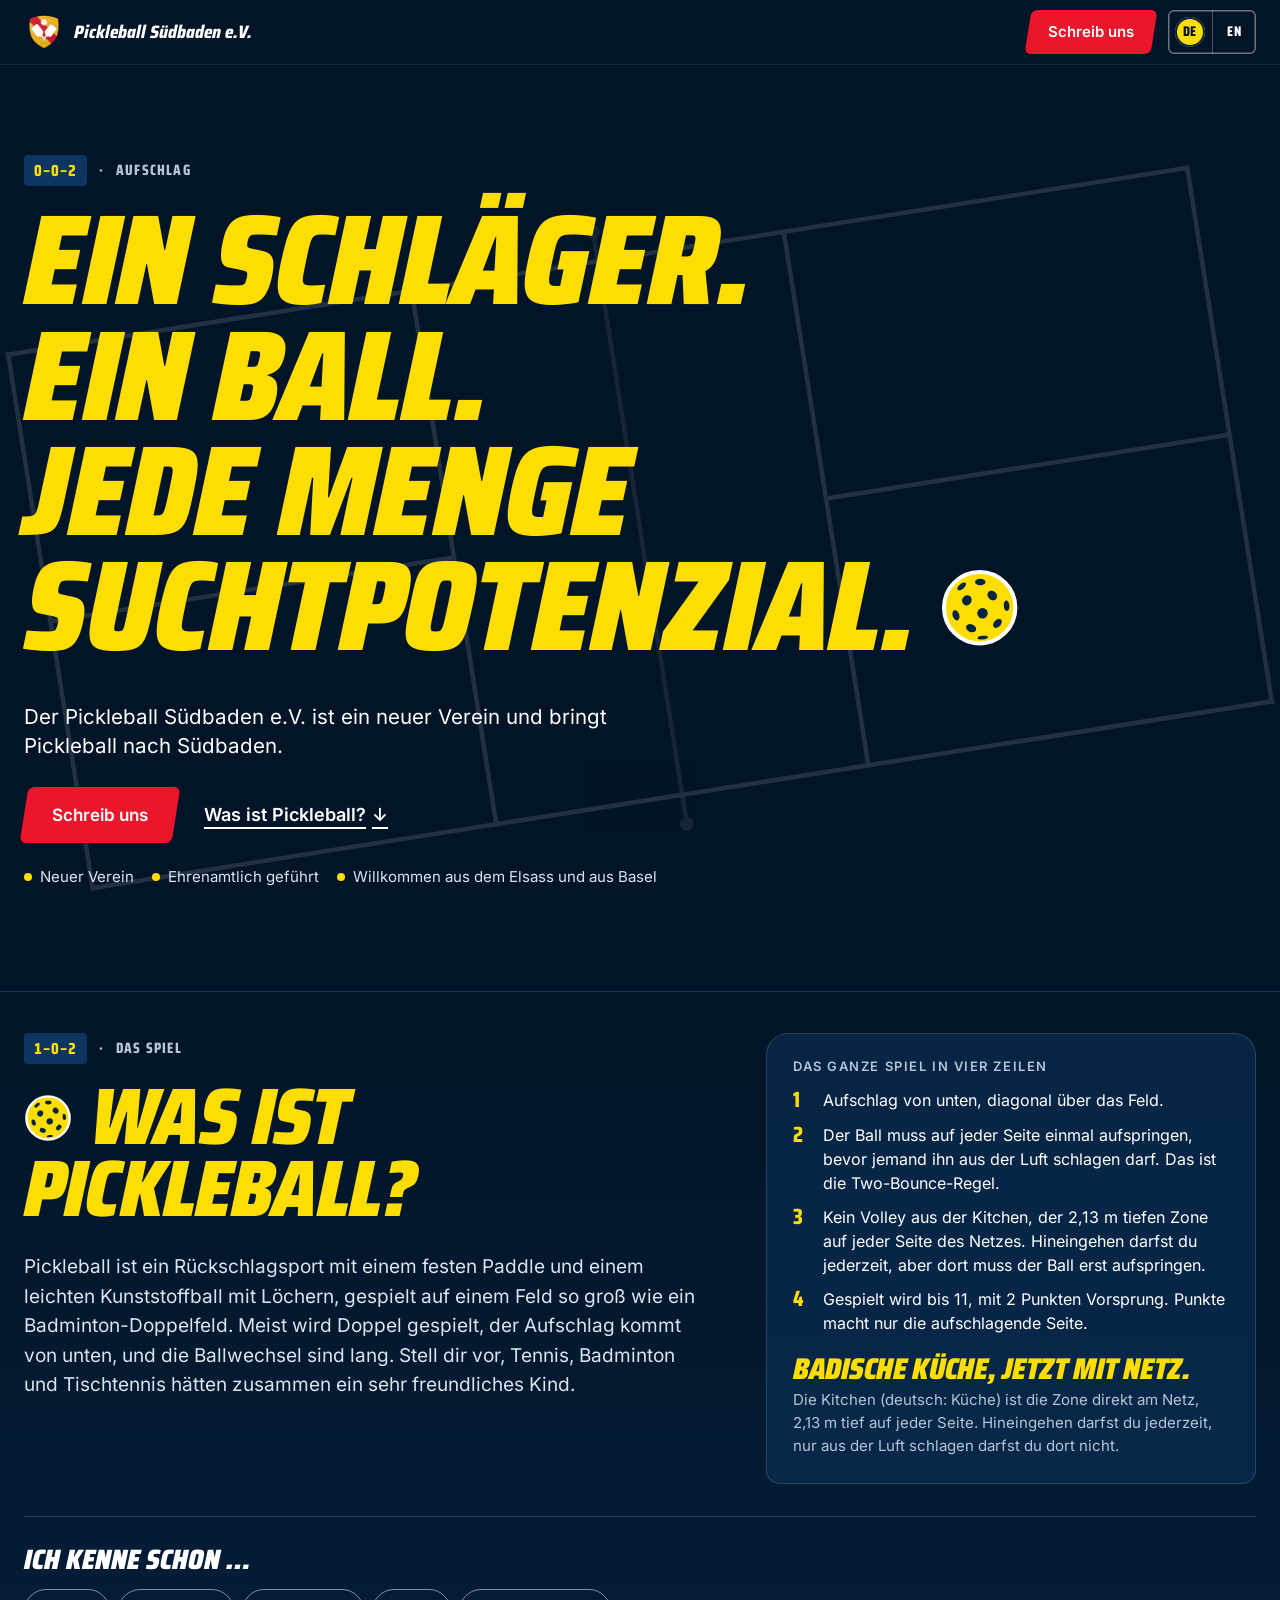
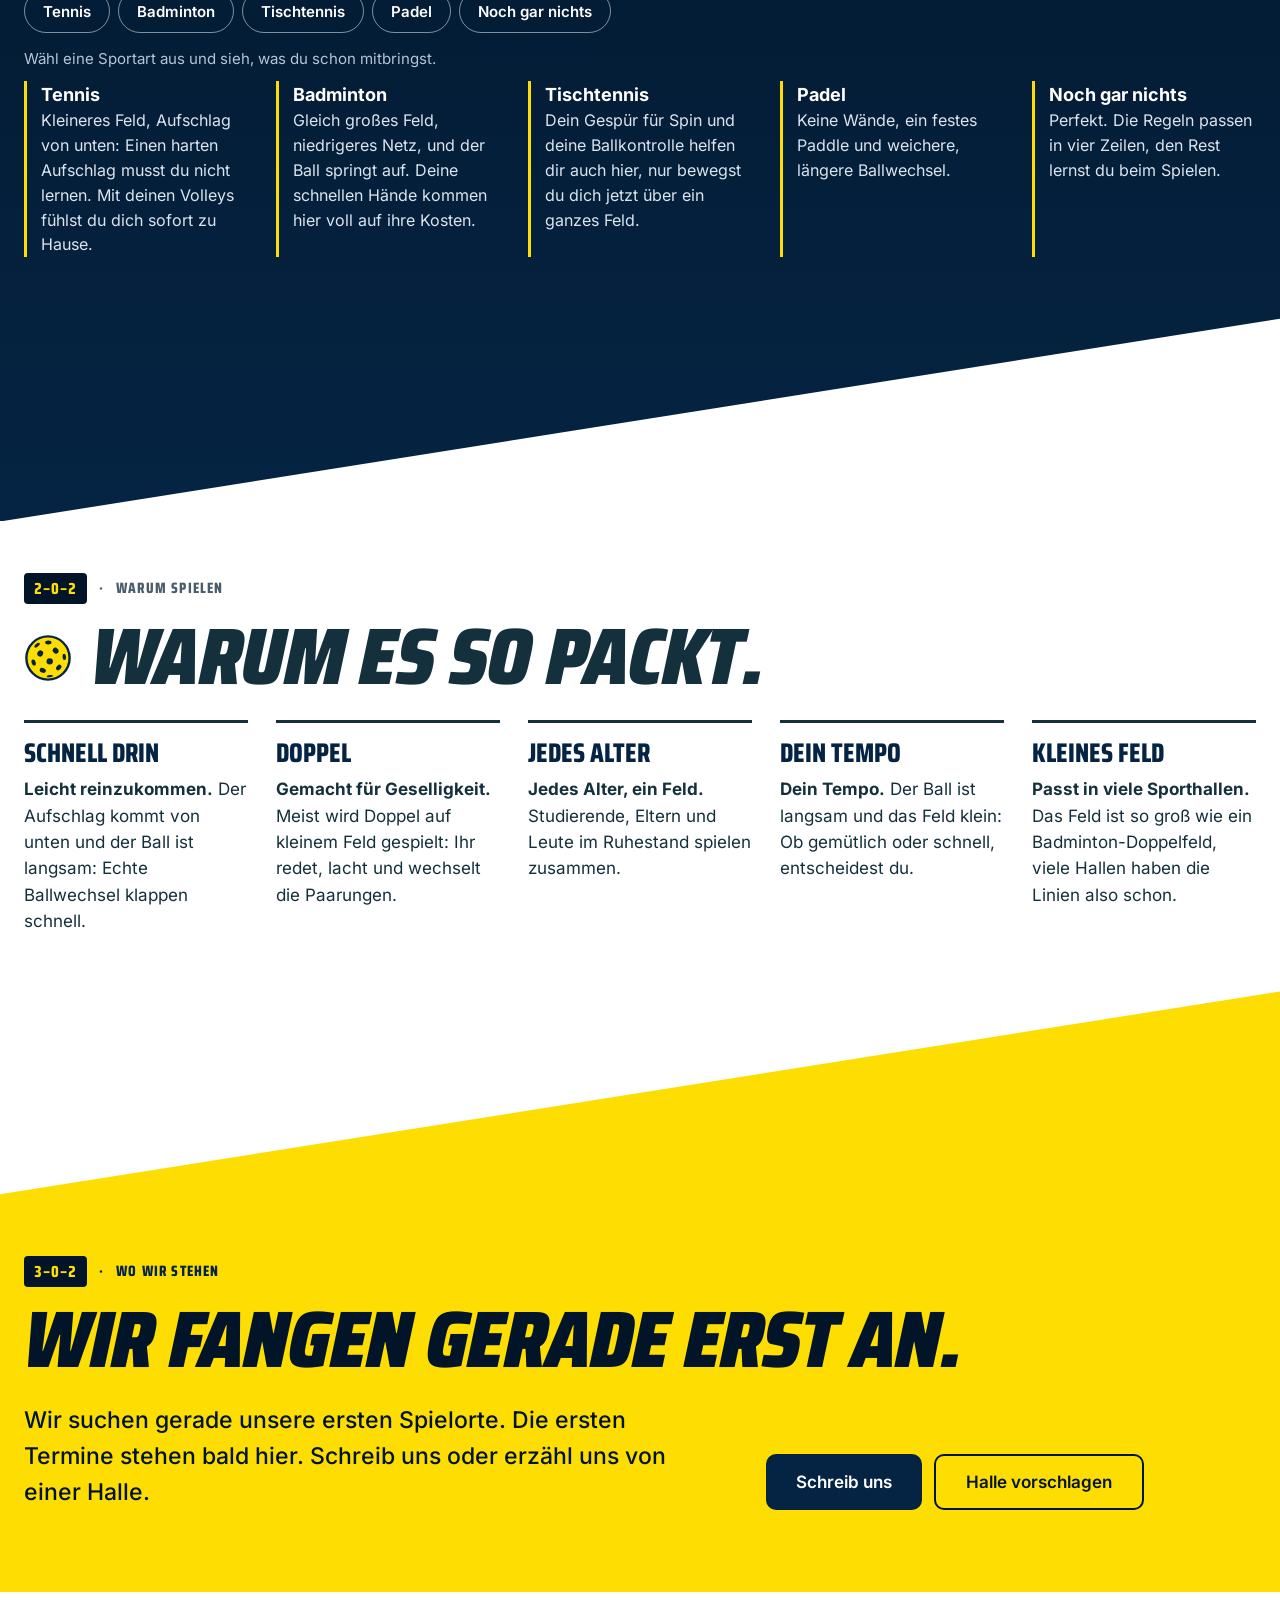
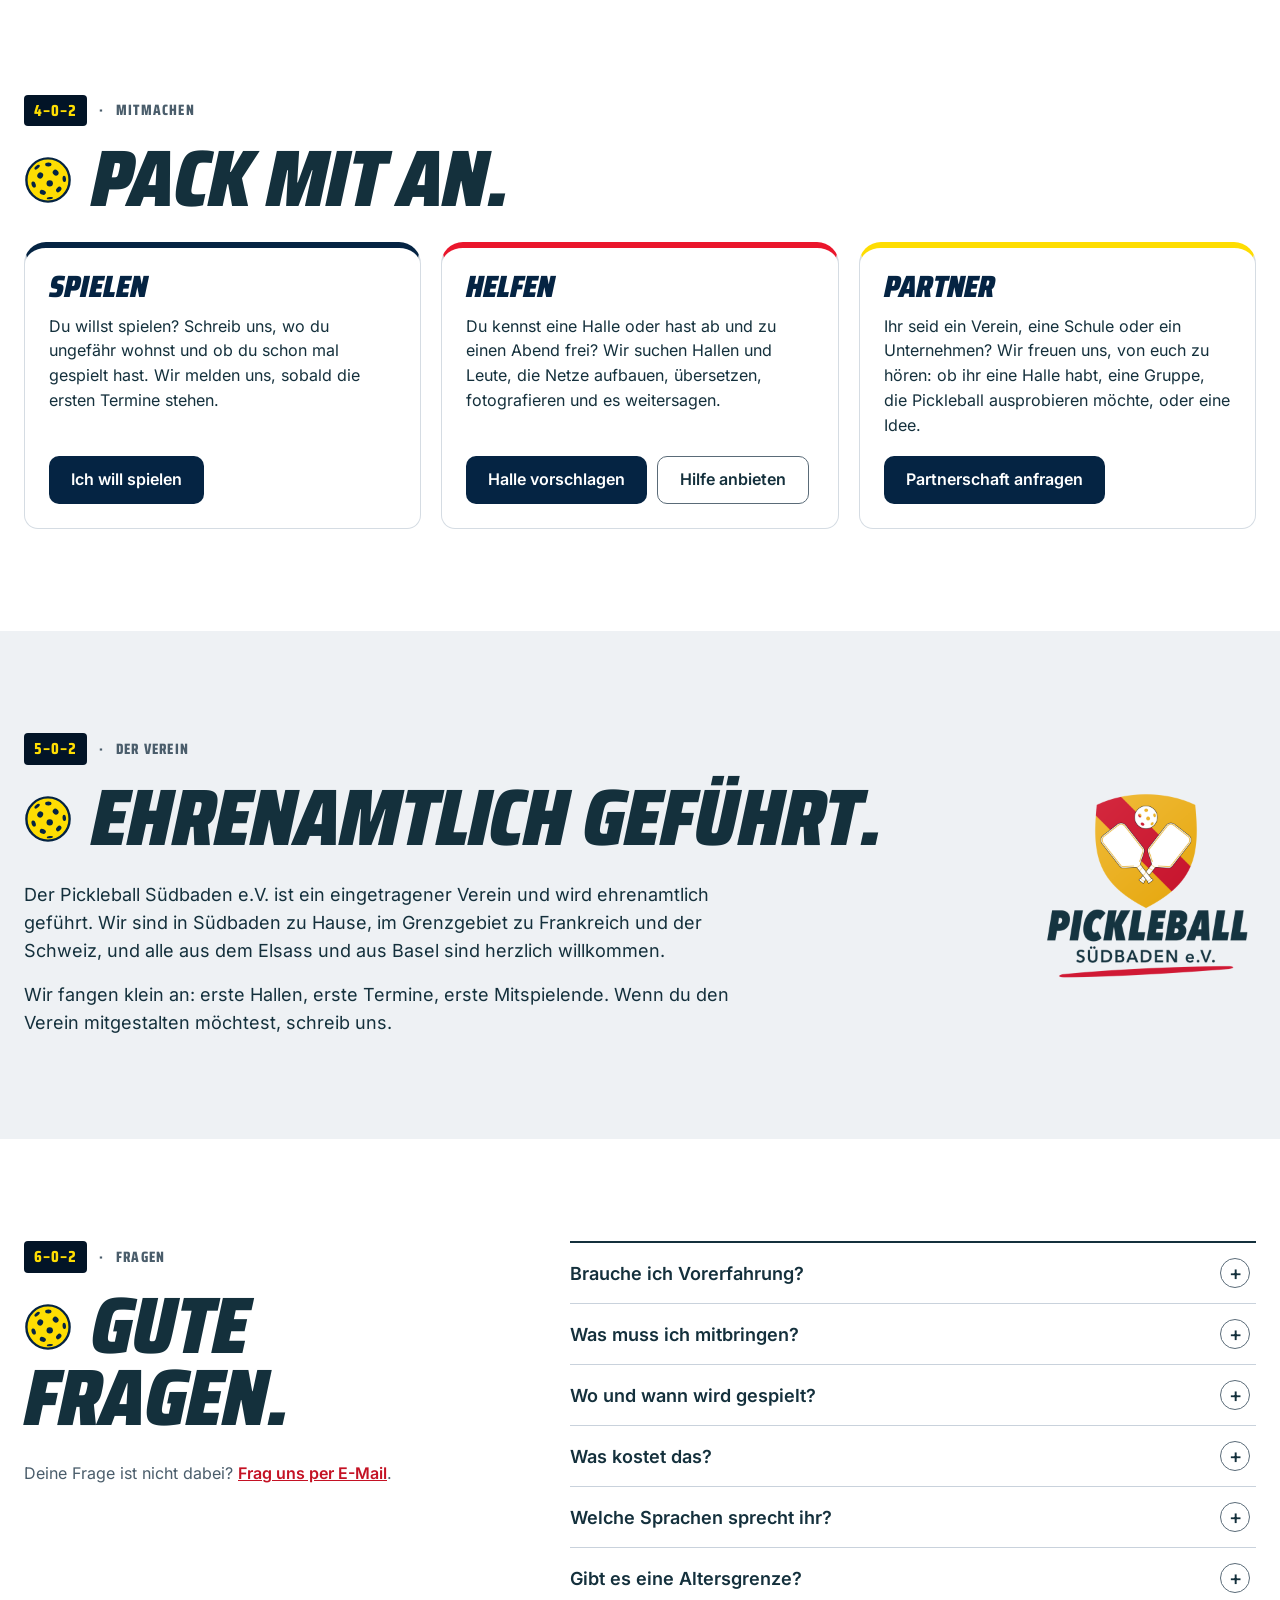
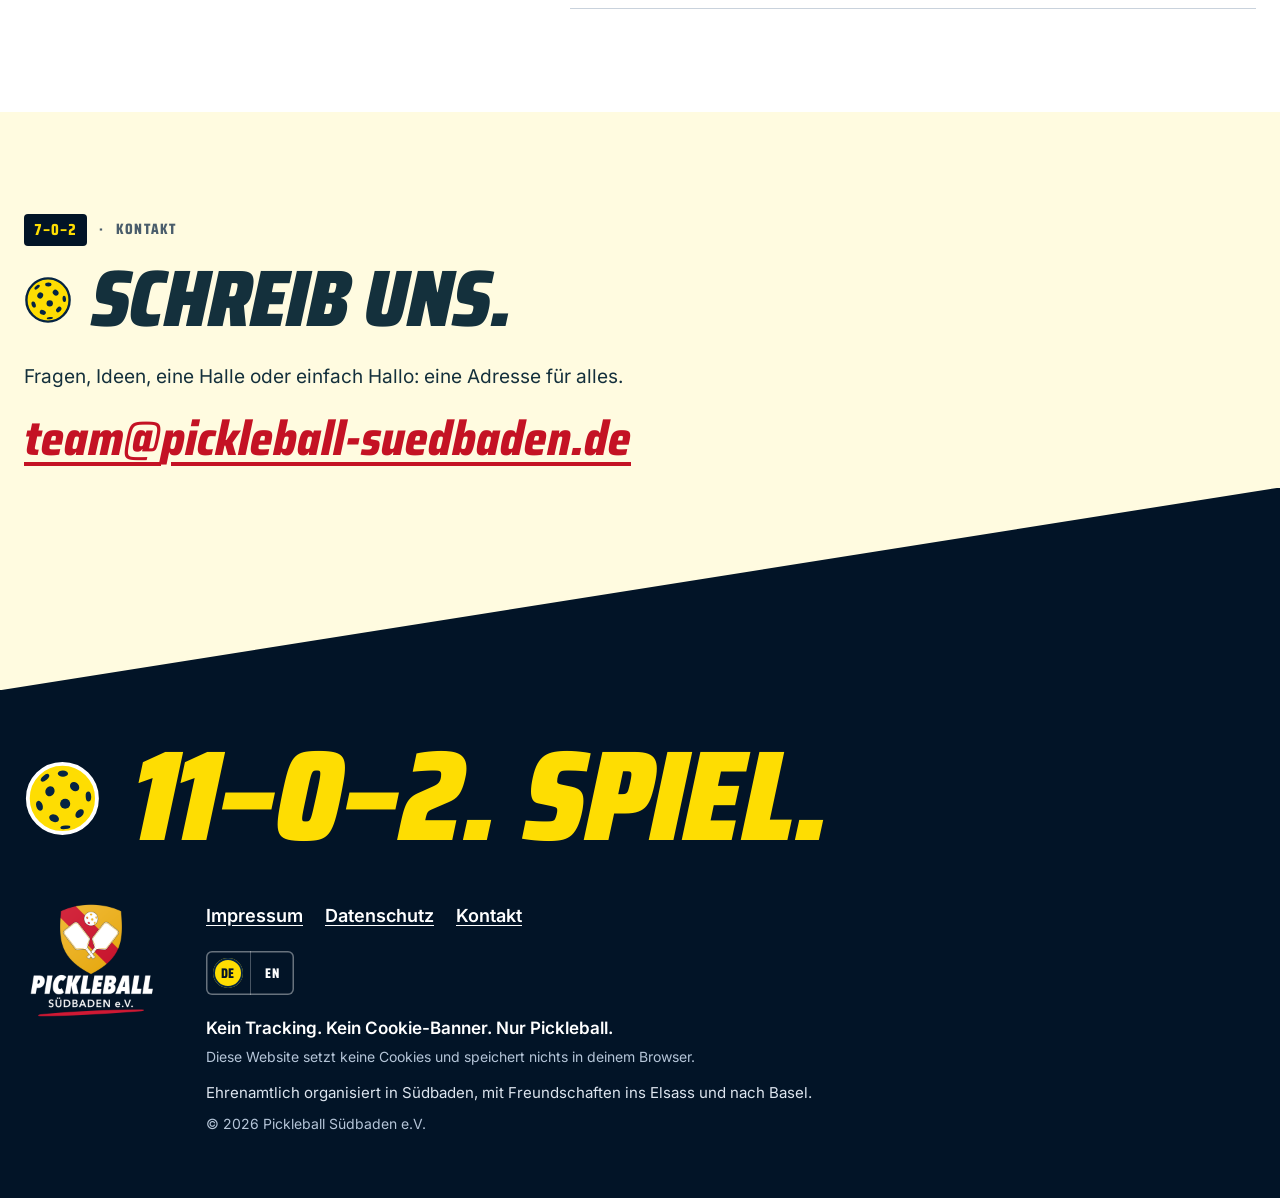
<file: index.html>
<!doctype html>
<html lang="de">
<head>
<meta charset="utf-8">
<meta name="viewport" content="width=device-width, initial-scale=1, viewport-fit=cover">
<title>Pickleball Südbaden e.V. · Ein Schläger. Ein Ball. Jede Menge Suchtpotenzial.</title>
<meta name="description" content="Der Pickleball Südbaden e.V. ist ein neuer, ehrenamtlich geführter Verein, der Pickleball nach Südbaden bringt, ins Grenzgebiet zu Frankreich und der Schweiz. Erfahre, was Pickleball ist, und schreib uns.">
<link rel="alternate" hreflang="de" href="https://pickleball-suedbaden.de/">
<link rel="alternate" hreflang="en" href="https://pickleball-suedbaden.de/en/">
<link rel="alternate" hreflang="x-default" href="https://pickleball-suedbaden.de/">
<meta property="og:type" content="website">
<meta property="og:site_name" content="Pickleball Südbaden e.V.">
<meta property="og:locale" content="de_DE">
<meta property="og:locale:alternate" content="en_GB">
<meta property="og:title" content="Pickleball Südbaden e.V. · Ein Schläger. Ein Ball. Jede Menge Suchtpotenzial.">
<meta property="og:description" content="Ein neuer, ehrenamtlich geführter Pickleball-Verein in Südbaden. Erfahre, was Pickleball ist, und schreib uns.">
<meta property="og:url" content="https://pickleball-suedbaden.de/">
<meta property="og:image" content="https://pickleball-suedbaden.de/assets/img/share-de.png">
<meta property="og:image:width" content="1200">
<meta property="og:image:height" content="630">
<meta property="og:image:alt" content="Logo des Pickleball Südbaden e.V. mit dem Satz: Ein Schläger. Ein Ball. Jede Menge Suchtpotenzial.">
<meta name="twitter:card" content="summary_large_image">
<meta name="theme-color" content="#021427">
<link rel="icon" href="assets/img/favicon.svg" type="image/svg+xml">
<link rel="icon" href="assets/img/favicon-32.png" sizes="32x32" type="image/png">
<link rel="apple-touch-icon" href="assets/img/apple-touch-icon.png">
<link rel="preload" href="assets/fonts/saira/saira-latin-standard-italic.woff2" as="font" type="font/woff2" crossorigin>
<link rel="stylesheet" href="assets/site.css">
<script>document.documentElement.classList.add('js');</script>
<script src="assets/site.js" defer></script>
</head>
<body>

<svg class="sprite" width="0" height="0" aria-hidden="true" focusable="false">
  <defs>
    <!-- ball.svg (outline = currentColor; holes stay navy) -->
    <symbol id="i-ball" viewBox="0 0 100 100">
      <circle cx="50" cy="50" r="45" fill="#FEDD02" stroke="currentColor" stroke-width="5"/>
      <g fill="#052443">
        <ellipse cx="50.7" cy="17.7" rx="4" ry="6.6" transform="rotate(-89 50.7 17.7)"/>
        <ellipse cx="27.3" cy="23.2" rx="3.3" ry="6.6" transform="rotate(-130 27.3 23.2)"/>
        <ellipse cx="65.9" cy="34.7" rx="5.5" ry="6.6" transform="rotate(-44 65.9 34.7)"/>
        <ellipse cx="33.8" cy="40.7" rx="5.9" ry="6.6" transform="rotate(-150 33.8 40.7)"/>
        <ellipse cx="83.9" cy="47.6" rx="3.6" ry="6.6" transform="rotate(-4 83.9 47.6)"/>
        <circle cx="53.6" cy="57" r="6.6"/>
        <ellipse cx="20.1" cy="59.6" rx="4.2" ry="6.6" transform="rotate(162 20.1 59.6)"/>
        <ellipse cx="72.4" cy="69.8" rx="4.4" ry="6.6" transform="rotate(42 72.4 69.8)"/>
        <ellipse cx="39.2" cy="75.8" rx="4.8" ry="6.6" transform="rotate(113 39.2 75.8)"/>
        <ellipse cx="53.9" cy="87.7" rx="2.3" ry="6.6" transform="rotate(84 53.9 87.7)"/>
      </g>
    </symbol>
    <!-- court-lines.svg: regulation court from above, lines in currentColor -->
    <symbol id="i-court" viewBox="-18 -18 564 276">
      <g fill="currentColor">
        <rect x="0" y="0" width="528" height="2"/><rect x="0" y="238" width="528" height="2"/>
        <rect x="0" y="0" width="2" height="240"/><rect x="526" y="0" width="2" height="240"/>
        <rect x="180" y="0" width="2" height="240"/><rect x="346" y="0" width="2" height="240"/>
        <rect x="2" y="119" width="178" height="2"/><rect x="348" y="119" width="178" height="2"/>
      </g>
      <g fill="currentColor" opacity=".6"><rect x="263" y="-12" width="2" height="264"/><circle cx="264" cy="-12" r="3"/><circle cx="264" cy="252" r="3"/></g>
    </symbol>
  </defs>
</svg>

<a class="skip" href="#main">Zum Inhalt springen</a>

<header class="site-header">
  <div class="hdr">
    <a class="brand" href="./">
      <img src="assets/img/logo-mark-on-dark.png" alt="" width="40" height="40">
      <span class="brand-name">Pickleball Südbaden e.V.</span>
    </a>
    <a class="btn btn-red hdr-mail" href="mailto:team@pickleball-suedbaden.de?subject=Hallo%2C%20Pickleball%20S%C3%BCdbaden">Schreib uns</a>
    <nav class="lang" aria-label="Sprache">
      <span class="lang-ball" aria-hidden="true"></span>
      <a href="./" lang="de" hreflang="de" aria-label="Deutsch" aria-current="page">DE</a>
      <a href="en/" lang="en" hreflang="en" aria-label="English">EN</a>
    </nav>
  </div>
</header>

<main id="main" tabindex="-1">

<!-- 1. HERO · 0–0–2 -->
<section class="hero zone-dark" id="top" aria-labelledby="heroTitle">
  <svg class="hero-court" aria-hidden="true" focusable="false"><use href="#i-court"/></svg>
  <div class="wrap hero-wrap">
    <p class="call"><span class="call-score">0–0–2</span><span class="call-label">Aufschlag</span></p>
    <h1 class="loud hero-title" id="heroTitle"><span>Ein Schläger.</span><span>Ein Ball.</span> <span>Jede Menge <span class="nw">Suchtpotenzial.<span class="hero-ball" aria-hidden="true"><svg><use href="#i-ball"/></svg></span></span></span></h1>
    <p class="hero-sub">Der Pickleball Südbaden e.V. ist ein neuer Verein und bringt Pickleball nach Südbaden.</p>
    <div class="hero-ctas">
      <a class="btn btn-red btn-lg" href="mailto:team@pickleball-suedbaden.de?subject=Hallo%2C%20Pickleball%20S%C3%BCdbaden">Schreib uns</a>
      <a class="link-under" href="#game">Was ist Pickleball? <span aria-hidden="true">↓</span></a>
    </div>
    <ul class="reassure" aria-label="Kurz gesagt">
      <li>Neuer Verein</li><li>Ehrenamtlich geführt</li><li>Willkommen aus dem Elsass und aus Basel</li>
    </ul>
  </div>
</section>

<!-- 2. DAS SPIEL · 1–0–2 -->
<section class="game zone-dark cut-bottom" id="game" aria-labelledby="gameTitle">
  <div class="wrap game-grid">
    <div class="game-head">
      <p class="call"><span class="call-score">1–0–2</span><span class="call-label">Das Spiel</span></p>
      <h2 class="loud h2" id="gameTitle"><span class="ball-slot" aria-hidden="true"><svg><use href="#i-ball"/></svg></span>Was ist Pickleball?</h2>
      <p class="lead what-is">Pickleball ist ein Rückschlagsport mit einem festen Paddle und einem leichten Kunststoffball mit Löchern, gespielt auf einem Feld so groß wie ein Badminton-Doppelfeld. Meist wird Doppel gespielt, der Aufschlag kommt von unten, und die Ballwechsel sind lang. Stell dir vor, Tennis, Badminton und Tischtennis hätten zusammen ein sehr freundliches Kind.</p>
    </div>

    <aside class="rules-card" aria-labelledby="rulesTitle">
      <h3 class="rules-title" id="rulesTitle">Das ganze Spiel in vier Zeilen</h3>
      <ol class="rules">
        <li>Aufschlag von unten, diagonal über das Feld.</li>
        <li>Der Ball muss auf jeder Seite einmal aufspringen, bevor jemand ihn aus der Luft schlagen darf. Das ist die Two-Bounce-Regel.</li>
        <li>Kein Volley aus der Kitchen, der 2,13&nbsp;m tiefen Zone auf jeder Seite des Netzes. Hineingehen darfst du jederzeit, aber dort muss der Ball erst aufspringen.</li>
        <li>Gespielt wird bis 11, mit 2 Punkten Vorsprung. Punkte macht nur die aufschlagende Seite.</li>
      </ol>
      <p class="kueche loud"><span>Badische Küche,</span> <span>jetzt mit Netz.</span></p>
      <p class="kueche-plain">Die Kitchen (deutsch: Küche) ist die Zone direkt am Netz, 2,13&nbsp;m tief auf jeder Seite. Hineingehen darfst du jederzeit, nur aus der Luft schlagen darfst du dort nicht.</p>
    </aside>

    <div class="played">
      <h3 class="played-title" id="playedTitle">Ich kenne schon …</h3>
      <div class="played-chips js-only" role="group" aria-labelledby="playedTitle">
        <button type="button" class="chip-dark" aria-pressed="false" aria-controls="playedList" data-played="tennis">Tennis</button>
        <button type="button" class="chip-dark" aria-pressed="false" aria-controls="playedList" data-played="badminton">Badminton</button>
        <button type="button" class="chip-dark" aria-pressed="false" aria-controls="playedList" data-played="tt">Tischtennis</button>
        <button type="button" class="chip-dark" aria-pressed="false" aria-controls="playedList" data-played="padel">Padel</button>
        <button type="button" class="chip-dark" aria-pressed="false" aria-controls="playedList" data-played="none">Noch gar nichts</button>
      </div>
      <p class="played-hint js-only" id="playedHint" data-reset="Noch mal tippen, dann siehst du wieder alle.">Wähl eine Sportart aus und sieh, was du schon mitbringst.</p>
      <dl class="played-list" id="playedList" aria-live="polite">
        <div data-played-a="tennis"><dt>Tennis</dt><dd>Kleineres Feld, Aufschlag von unten: Einen harten Aufschlag musst du nicht lernen. Mit deinen Volleys fühlst du dich sofort zu Hause.</dd></div>
        <div data-played-a="badminton"><dt>Badminton</dt><dd>Gleich großes Feld, niedrigeres Netz, und der Ball springt auf. Deine schnellen Hände kommen hier voll auf ihre Kosten.</dd></div>
        <div data-played-a="tt"><dt>Tischtennis</dt><dd>Dein Gespür für Spin und deine Ballkontrolle helfen dir auch hier, nur bewegst du dich jetzt über ein ganzes Feld.</dd></div>
        <div data-played-a="padel"><dt>Padel</dt><dd>Keine Wände, ein festes Paddle und weichere, längere Ballwechsel.</dd></div>
        <div data-played-a="none"><dt>Noch gar nichts</dt><dd>Perfekt. Die Regeln passen in vier Zeilen, den Rest lernst du beim Spielen.</dd></div>
      </dl>
    </div>
  </div>
</section>

<!-- 3. WARUM ES PACKT · 2–0–2 -->
<section class="hooks" id="why" aria-labelledby="whyTitle">
  <div class="wrap">
    <p class="call"><span class="call-score">2–0–2</span><span class="call-label">Warum spielen</span></p>
    <h2 class="loud h2" id="whyTitle"><span class="ball-slot" aria-hidden="true"><svg><use href="#i-ball"/></svg></span>Warum es so packt.</h2>
    <ul class="hooks-list">
      <li><span class="hk-big">Schnell drin</span><p><b>Leicht reinzukommen.</b> Der Aufschlag kommt von unten und der Ball ist langsam: Echte Ballwechsel klappen schnell.</p></li>
      <li><span class="hk-big">Doppel</span><p><b>Gemacht für Geselligkeit.</b> Meist wird Doppel auf kleinem Feld gespielt: Ihr redet, lacht und wechselt die Paarungen.</p></li>
      <li><span class="hk-big">Jedes Alter</span><p><b>Jedes Alter, ein Feld.</b> Studierende, Eltern und Leute im Ruhestand spielen zusammen.</p></li>
      <li><span class="hk-big">Dein Tempo</span><p><b>Dein Tempo.</b> Der Ball ist langsam und das Feld klein: Ob gemütlich oder schnell, entscheidest du.</p></li>
      <li><span class="hk-big">Kleines Feld</span><p><b>Passt in viele Sporthallen.</b> Das Feld ist so groß wie ein Badminton-Doppelfeld, viele Hallen haben die Linien also schon.</p></li>
    </ul>
  </div>
</section>

<!-- 4. WIR FANGEN GERADE AN · 3–0–2 -->
<section class="start zone-yellow cut-top" id="start" aria-labelledby="startTitle">
  <div class="wrap">
    <p class="call"><span class="call-score">3–0–2</span><span class="call-label">Wo wir stehen</span></p>
    <h2 class="loud h2" id="startTitle">Wir fangen gerade erst an.</h2>
    <div class="start-grid">
      <p class="lead">Wir suchen gerade unsere ersten Spielorte. Die ersten Termine stehen bald hier. Schreib uns oder erzähl uns von einer Halle.</p>
      <div class="start-btns">
        <a class="btn btn-navy btn-lg" href="mailto:team@pickleball-suedbaden.de?subject=Hallo%2C%20Pickleball%20S%C3%BCdbaden">Schreib uns</a>
        <a class="btn btn-quiet btn-lg" href="mailto:team@pickleball-suedbaden.de?subject=Ich%20kenne%20eine%20Halle">Halle vorschlagen</a>
      </div>
    </div>
  </div>
</section>

<!-- 5. MITMACHEN · 4–0–2 -->
<section class="sec" id="involved" aria-labelledby="involvedTitle">
  <div class="wrap">
    <p class="call"><span class="call-score">4–0–2</span><span class="call-label">Mitmachen</span></p>
    <h2 class="loud h2" id="involvedTitle"><span class="ball-slot" aria-hidden="true"><svg><use href="#i-ball"/></svg></span>Pack mit an.</h2>
    <ul class="cards">
      <li class="card">
        <h3 class="card-t">Spielen</h3>
        <p>Du willst spielen? Schreib uns, wo du ungefähr wohnst und ob du schon mal gespielt hast. Wir melden uns, sobald die ersten Termine stehen.</p>
        <p class="card-btns"><a class="btn btn-navy" href="mailto:team@pickleball-suedbaden.de?subject=Ich%20m%C3%B6chte%20Pickleball%20spielen">Ich will spielen</a></p>
      </li>
      <li class="card">
        <h3 class="card-t">Helfen</h3>
        <p>Du kennst eine Halle oder hast ab und zu einen Abend frei? Wir suchen Hallen und Leute, die Netze aufbauen, übersetzen, fotografieren und es weitersagen.</p>
        <p class="card-btns">
          <a class="btn btn-navy" href="mailto:team@pickleball-suedbaden.de?subject=Ich%20kenne%20eine%20Halle">Halle vorschlagen</a>
          <a class="btn btn-quiet" href="mailto:team@pickleball-suedbaden.de?subject=Ich%20m%C3%B6chte%20mithelfen">Hilfe anbieten</a>
        </p>
      </li>
      <li class="card">
        <h3 class="card-t">Partner</h3>
        <p>Ihr seid ein Verein, eine Schule oder ein Unternehmen? Wir freuen uns, von euch zu hören: ob ihr eine Halle habt, eine Gruppe, die Pickleball ausprobieren möchte, oder eine Idee.</p>
        <p class="card-btns"><a class="btn btn-navy" href="mailto:team@pickleball-suedbaden.de?subject=Partnerschaft%3A%20Verein%2C%20Schule%20oder%20Unternehmen">Partnerschaft anfragen</a></p>
      </li>
    </ul>
  </div>
</section>

<!-- 6. DER VEREIN · 5–0–2 -->
<section class="sec club" id="club" aria-labelledby="clubTitle">
  <div class="wrap club-grid">
    <div>
      <p class="call"><span class="call-score">5–0–2</span><span class="call-label">Der Verein</span></p>
      <h2 class="loud h2" id="clubTitle"><span class="ball-slot" aria-hidden="true"><svg><use href="#i-ball"/></svg></span>Ehrenamtlich geführt.</h2>
      <div class="club-copy">
        <p>Der Pickleball Südbaden e.V. ist ein eingetragener Verein und wird ehrenamtlich geführt. Wir sind in Südbaden zu Hause, im Grenzgebiet zu Frankreich und der Schweiz, und alle aus dem Elsass und aus Basel sind herzlich willkommen.</p>
        <p>Wir fangen klein an: erste Hallen, erste Termine, erste Mitspielende. Wenn du den Verein mitgestalten möchtest, schreib uns.</p>
      </div>
    </div>
    <img class="club-logo" src="assets/img/logo-transparent.png" alt="Logo des Pickleball Südbaden e.V.: zwei gekreuzte gelbe Paddles mit roten Streifen und ein gelber Ball" width="220" height="220">
  </div>
</section>

<!-- 7. FRAGEN · 6–0–2 -->
<section class="sec" id="faq" aria-labelledby="faqTitle">
  <div class="wrap faq-wrap">
    <div class="faq-head">
      <p class="call"><span class="call-score">6–0–2</span><span class="call-label">Fragen</span></p>
      <h2 class="loud h2" id="faqTitle"><span class="ball-slot" aria-hidden="true"><svg><use href="#i-ball"/></svg></span>Gute Fragen.</h2>
      <p class="faq-side">Deine Frage ist nicht dabei? <a href="mailto:team@pickleball-suedbaden.de?subject=Hallo%2C%20Pickleball%20S%C3%BCdbaden">Frag uns per E-Mail</a>.</p>
    </div>
    <div class="faq-list">
      <details><summary>Brauche ich Vorerfahrung?</summary><p>Überhaupt nicht. Die Regeln passen in vier Zeilen, und die ersten Ballwechsel klappen schnell.</p></details>
      <details><summary>Was muss ich mitbringen?</summary><p>Was du mitbringen solltest, schreiben wir zu den ersten Terminen dazu. In Sporthallen brauchst du immer Hallenschuhe mit heller, nicht abfärbender Sohle.</p></details>
      <details><summary>Wo und wann wird gespielt?</summary><p>Das steht noch nicht fest. Wir suchen gerade unsere ersten Hallen in Südbaden, und Termine und Orte erscheinen zuerst hier. Du kennst eine Halle? <a href="mailto:team@pickleball-suedbaden.de?subject=Ich%20kenne%20eine%20Halle">Sag uns Bescheid</a>.</p></details>
      <details><summary>Was kostet das?</summary><p>Die Details zur Mitgliedschaft folgen. Wir veröffentlichen sie hier.</p></details>
      <details><summary>Welche Sprachen sprecht ihr?</summary><p>Diese Website gibt es auf Deutsch und Englisch, Französisch folgt. Schreiben kannst du uns auf Deutsch oder Englisch.</p></details>
      <details><summary>Gibt es eine Altersgrenze?</summary><p>Pickleball geht in fast jedem Alter, und oft spielen Studierende, Eltern und Leute im Ruhestand zusammen auf einem Feld. Für wen ein Termin passt, schreiben wir dazu, sobald die Termine stehen.</p></details>
    </div>
  </div>
</section>

<!-- 8. KONTAKT · 7–0–2 -->
<section class="sec contact" id="contact" aria-labelledby="contactTitle">
  <div class="wrap">
    <p class="call"><span class="call-score">7–0–2</span><span class="call-label">Kontakt</span></p>
    <h2 class="loud h2" id="contactTitle"><span class="ball-slot" aria-hidden="true"><svg><use href="#i-ball"/></svg></span>Schreib uns.</h2>
    <p class="lead">Fragen, Ideen, eine Halle oder einfach Hallo: eine Adresse für alles.</p>
    <a class="mail-big" href="mailto:team@pickleball-suedbaden.de?subject=Hallo%2C%20Pickleball%20S%C3%BCdbaden">team@<wbr>pickleball-suedbaden.de</a>
  </div>
</section>

</main>

<footer class="site-footer cut-top" aria-labelledby="footGame">
  <div class="wrap">
    <p class="loud foot-game" id="footGame"><span class="ball-slot" aria-hidden="true"><svg><use href="#i-ball"/></svg></span>11–0–2. Spiel.</p>
    <div class="foot-grid">
      <img class="foot-logo" src="assets/img/logo-on-dark.png" alt="Pickleball Südbaden e.V." width="134" height="134">
      <div>
        <nav aria-label="Rechtliches und Kontakt">
          <ul class="foot-links">
            <li><a href="impressum/">Impressum</a></li>
            <li><a href="datenschutz/">Datenschutz</a></li>
            <li><a href="#contact">Kontakt</a></li>
          </ul>
        </nav>
        <div class="foot-row">
          <nav class="lang" aria-label="Sprache">
            <span class="lang-ball" aria-hidden="true"></span>
            <a href="./" lang="de" hreflang="de" aria-label="Deutsch" aria-current="page">DE</a>
            <a href="en/" lang="en" hreflang="en" aria-label="English">EN</a>
          </nav>
        </div>
        <p class="foot-nocookie">Kein Tracking. Kein Cookie-Banner. Nur Pickleball.</p>
        <p class="foot-small">Diese Website setzt keine Cookies und speichert nichts in deinem Browser.</p>
        <p class="foot-sign">Ehrenamtlich organisiert in Südbaden, mit Freundschaften ins Elsass und nach Basel.</p>
        <p class="foot-small">© 2026 Pickleball Südbaden e.V.</p>
      </div>
    </div>
  </div>
</footer>

</body>
</html>
</file>
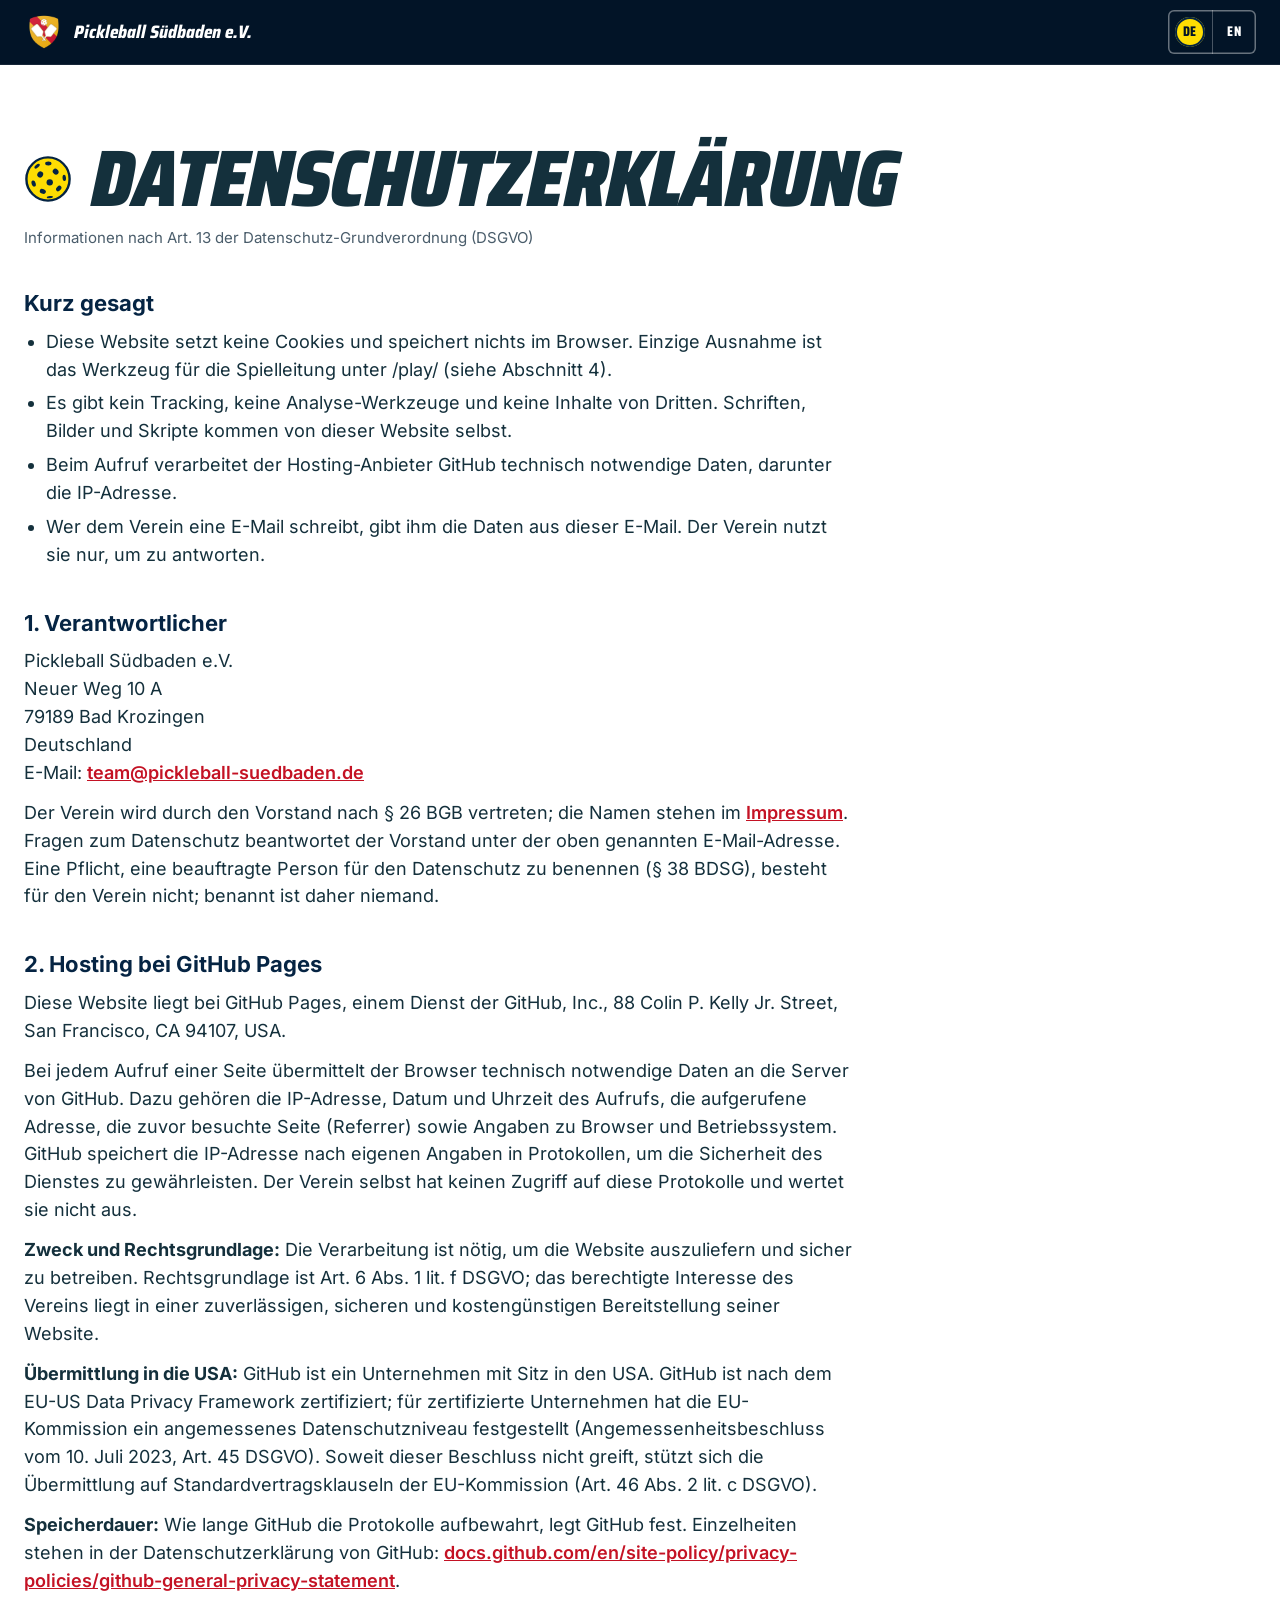
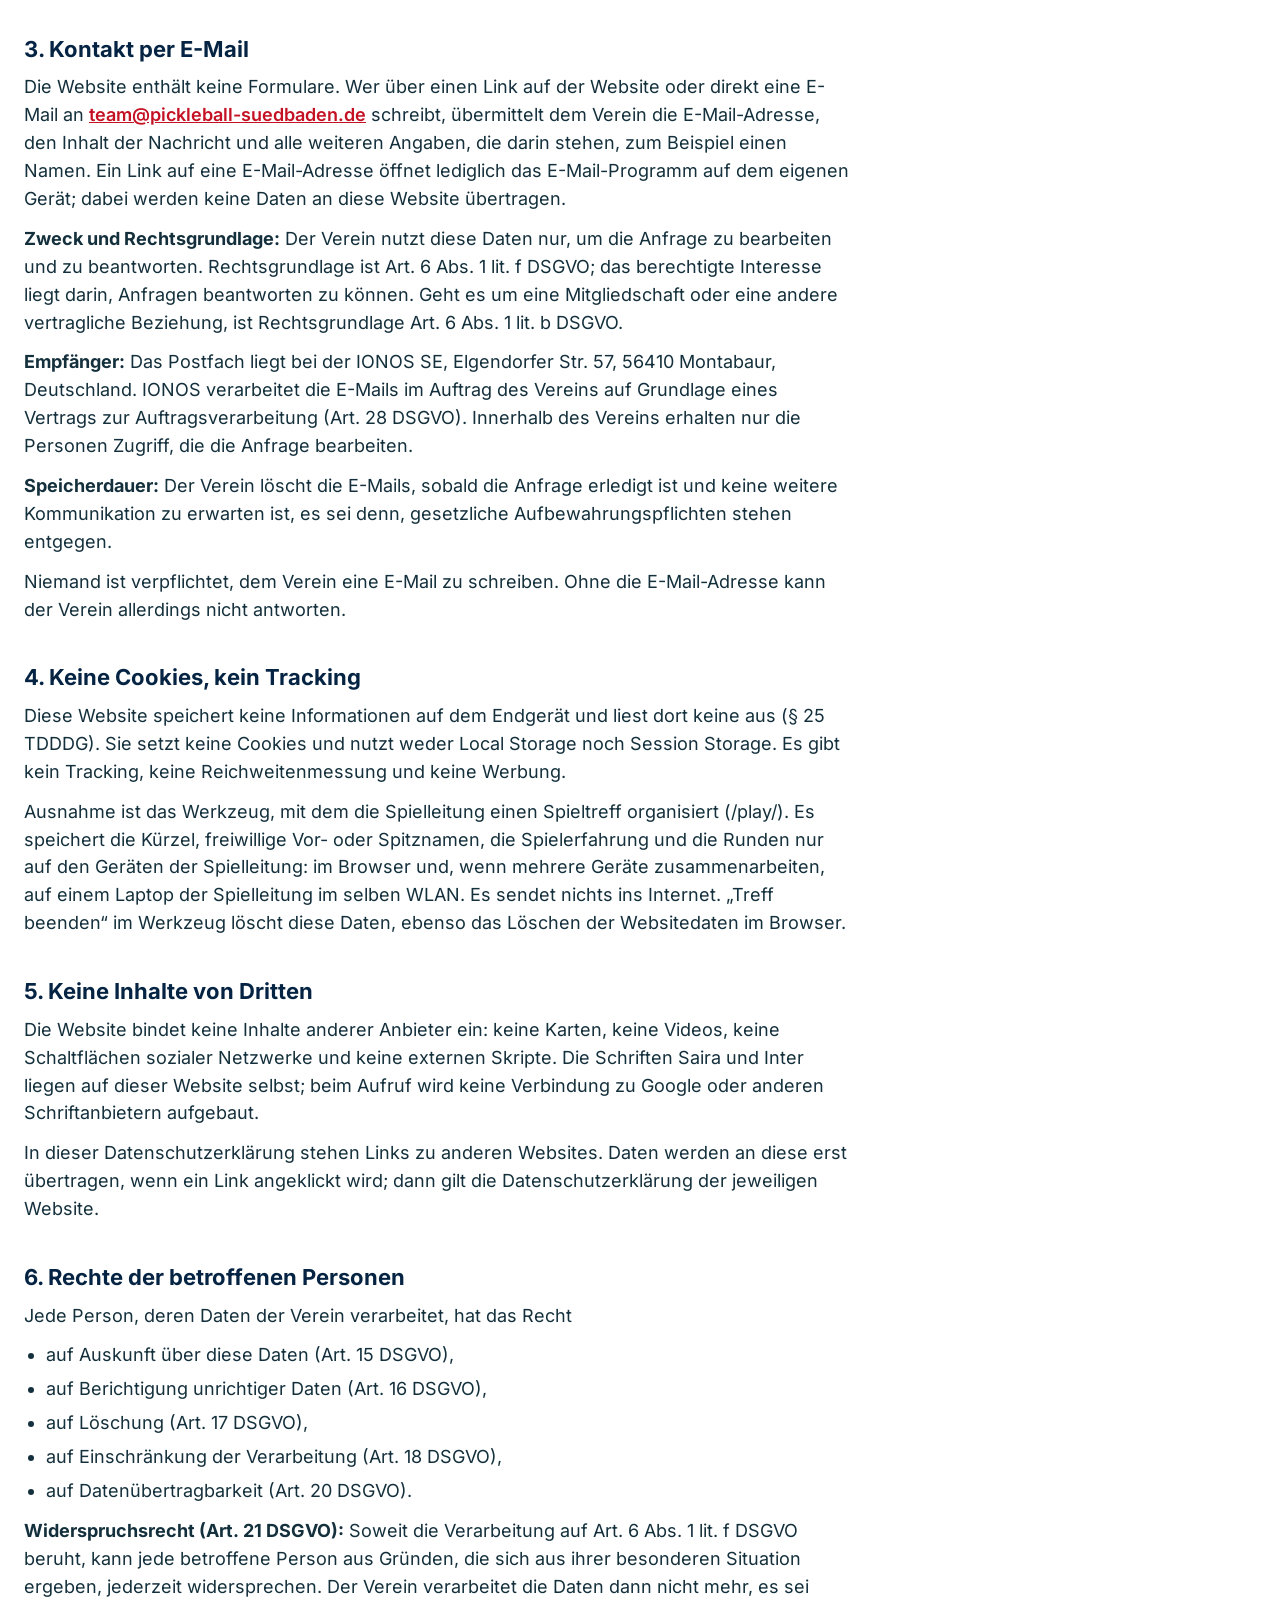
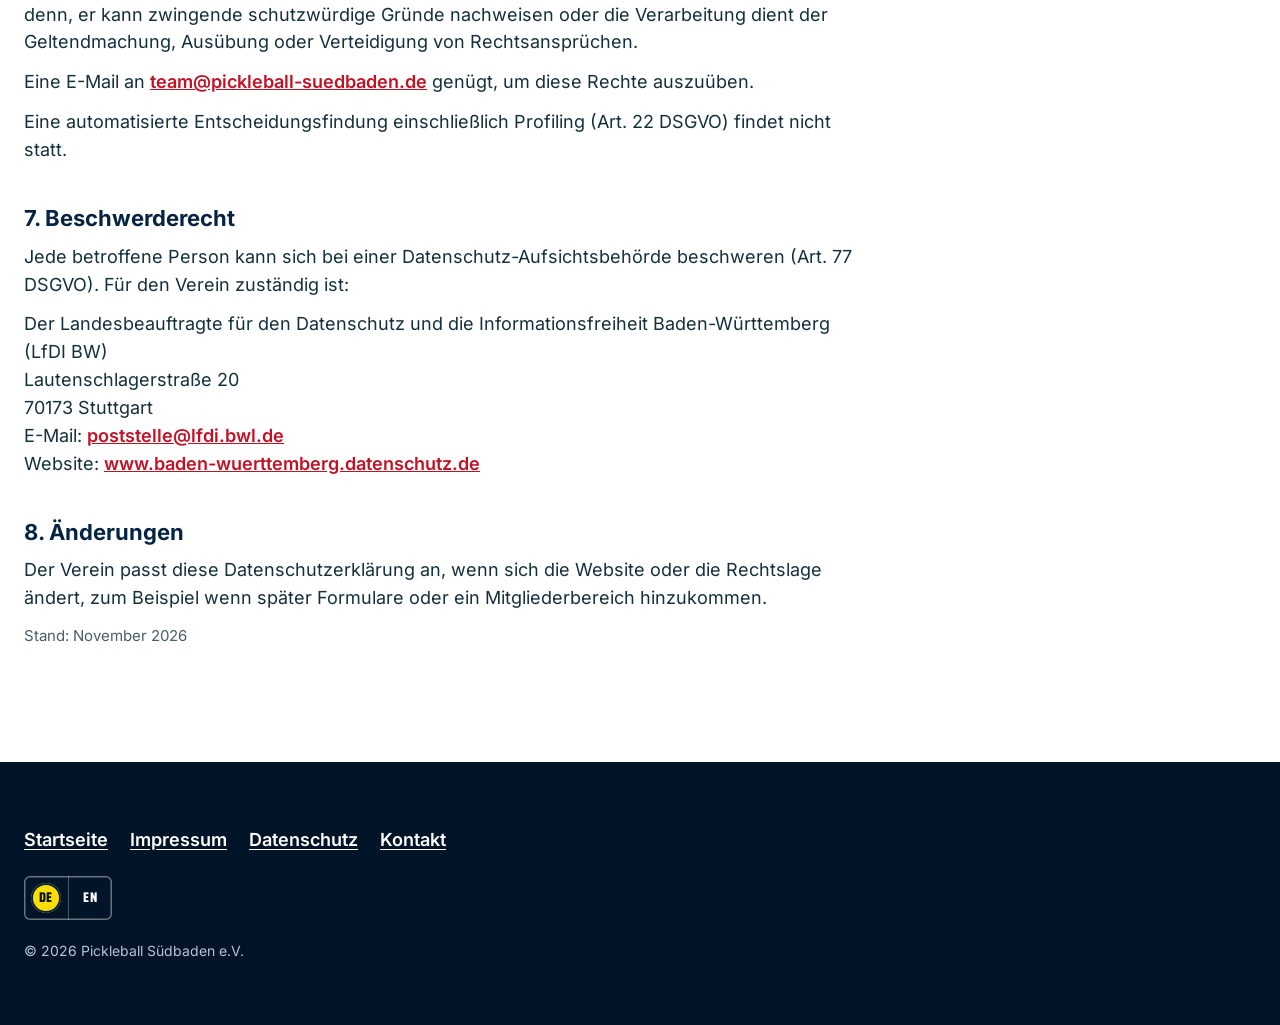
<file: datenschutz/index.html>
<!doctype html>
<html lang="de">
<head>
<meta charset="utf-8">
<meta name="viewport" content="width=device-width, initial-scale=1, viewport-fit=cover">
<title>Datenschutzerklärung · Pickleball Südbaden e.V.</title>
<meta name="description" content="Datenschutzerklärung des Pickleball Südbaden e.V.: Hosting bei GitHub Pages, Kontakt per E-Mail, keine Cookies, kein Tracking, Rechte der betroffenen Personen.">
<link rel="alternate" hreflang="de" href="https://pickleball-suedbaden.de/datenschutz/">
<meta property="og:type" content="website">
<meta property="og:site_name" content="Pickleball Südbaden e.V.">
<meta property="og:locale" content="de_DE">
<meta property="og:title" content="Datenschutzerklärung · Pickleball Südbaden e.V.">
<meta property="og:description" content="Keine Cookies, kein Tracking: wie die Website des Pickleball Südbaden e.V. mit Daten umgeht.">
<meta property="og:url" content="https://pickleball-suedbaden.de/datenschutz/">
<meta property="og:image" content="https://pickleball-suedbaden.de/assets/img/share-de.png">
<meta property="og:image:width" content="1200">
<meta property="og:image:height" content="630">
<meta name="theme-color" content="#021427">
<link rel="icon" href="../assets/img/favicon.svg" type="image/svg+xml">
<link rel="icon" href="../assets/img/favicon-32.png" sizes="32x32" type="image/png">
<link rel="apple-touch-icon" href="../assets/img/apple-touch-icon.png">
<link rel="stylesheet" href="../assets/site.css">
</head>
<body>

<svg class="sprite" width="0" height="0" aria-hidden="true" focusable="false">
  <defs>
    <symbol id="i-ball" viewBox="0 0 100 100">
      <circle cx="50" cy="50" r="45" fill="#FEDD02" stroke="currentColor" stroke-width="5"/>
      <g fill="#052443">
        <ellipse cx="50.7" cy="17.7" rx="4" ry="6.6" transform="rotate(-89 50.7 17.7)"/>
        <ellipse cx="27.3" cy="23.2" rx="3.3" ry="6.6" transform="rotate(-130 27.3 23.2)"/>
        <ellipse cx="65.9" cy="34.7" rx="5.5" ry="6.6" transform="rotate(-44 65.9 34.7)"/>
        <ellipse cx="33.8" cy="40.7" rx="5.9" ry="6.6" transform="rotate(-150 33.8 40.7)"/>
        <ellipse cx="83.9" cy="47.6" rx="3.6" ry="6.6" transform="rotate(-4 83.9 47.6)"/>
        <circle cx="53.6" cy="57" r="6.6"/>
        <ellipse cx="20.1" cy="59.6" rx="4.2" ry="6.6" transform="rotate(162 20.1 59.6)"/>
        <ellipse cx="72.4" cy="69.8" rx="4.4" ry="6.6" transform="rotate(42 72.4 69.8)"/>
        <ellipse cx="39.2" cy="75.8" rx="4.8" ry="6.6" transform="rotate(113 39.2 75.8)"/>
        <ellipse cx="53.9" cy="87.7" rx="2.3" ry="6.6" transform="rotate(84 53.9 87.7)"/>
      </g>
    </symbol>
  </defs>
</svg>

<a class="skip" href="#main">Zum Inhalt springen</a>

<header class="site-header">
  <div class="hdr">
    <a class="brand" href="../">
      <img src="../assets/img/logo-mark-on-dark.png" alt="" width="40" height="40">
      <span class="brand-name">Pickleball Südbaden e.V.</span>
    </a>
    <nav class="lang" aria-label="Sprache">
      <span class="lang-ball" aria-hidden="true"></span>
      <a href="./" lang="de" hreflang="de" aria-label="Deutsch" aria-current="page">DE</a>
      <a href="../en/" lang="en" hreflang="en" aria-label="English: home page">EN</a>
    </nav>
  </div>
</header>

<main id="main" tabindex="-1" class="legal">
  <div class="wrap">
    <h1 class="loud h2"><span class="ball-slot" aria-hidden="true"><svg><use href="#i-ball"/></svg></span>Datenschutz&shy;erklärung</h1>
    <div class="legal-body">
      <p class="legal-meta">Informationen nach Art. 13 der Datenschutz-Grundverordnung (DSGVO)</p>

      <h2>Kurz gesagt</h2>
      <ul>
        <li>Diese Website setzt keine Cookies und speichert nichts im Browser. Einzige Ausnahme ist das Werkzeug für die Spielleitung unter /play/ (siehe Abschnitt&nbsp;4).</li>
        <li>Es gibt kein Tracking, keine Analyse-Werkzeuge und keine Inhalte von Dritten. Schriften, Bilder und Skripte kommen von dieser Website selbst.</li>
        <li>Beim Aufruf verarbeitet der Hosting-Anbieter GitHub technisch notwendige Daten, darunter die IP-Adresse.</li>
        <li>Wer dem Verein eine E-Mail schreibt, gibt ihm die Daten aus dieser E-Mail. Der Verein nutzt sie nur, um zu antworten.</li>
      </ul>

      <h2>1. Verantwortlicher</h2>
      <address>
        Pickleball Südbaden e.V.<br>
        Neuer Weg 10 A<br>
        79189 Bad Krozingen<br>
        Deutschland<br>
        E-Mail: <a href="mailto:team@pickleball-suedbaden.de">team@pickleball-suedbaden.de</a>
      </address>
      <p>Der Verein wird durch den Vorstand nach §&nbsp;26 BGB vertreten; die Namen stehen im <a href="../impressum/">Impressum</a>. Fragen zum Datenschutz beantwortet der Vorstand unter der oben genannten E-Mail-Adresse. Eine Pflicht, eine beauftragte Person für den Datenschutz zu benennen (§&nbsp;38 BDSG), besteht für den Verein nicht; benannt ist daher niemand.</p>

      <h2>2. Hosting bei GitHub Pages</h2>
      <p>Diese Website liegt bei GitHub Pages, einem Dienst der GitHub, Inc., 88 Colin P. Kelly Jr. Street, San Francisco, CA 94107, USA.</p>
      <p>Bei jedem Aufruf einer Seite übermittelt der Browser technisch notwendige Daten an die Server von GitHub. Dazu gehören die IP-Adresse, Datum und Uhrzeit des Aufrufs, die aufgerufene Adresse, die zuvor besuchte Seite (Referrer) sowie Angaben zu Browser und Betriebssystem. GitHub speichert die IP-Adresse nach eigenen Angaben in Protokollen, um die Sicherheit des Dienstes zu gewährleisten. Der Verein selbst hat keinen Zugriff auf diese Protokolle und wertet sie nicht aus.</p>
      <p><strong>Zweck und Rechtsgrundlage:</strong> Die Verarbeitung ist nötig, um die Website auszuliefern und sicher zu betreiben. Rechtsgrundlage ist Art.&nbsp;6 Abs.&nbsp;1 lit.&nbsp;f DSGVO; das berechtigte Interesse des Vereins liegt in einer zuverlässigen, sicheren und kostengünstigen Bereitstellung seiner Website.</p>
      <p><strong>Übermittlung in die USA:</strong> GitHub ist ein Unternehmen mit Sitz in den USA. GitHub ist nach dem EU-US Data Privacy Framework zertifiziert; für zertifizierte Unternehmen hat die EU-Kommission ein angemessenes Datenschutzniveau festgestellt (Angemessenheitsbeschluss vom 10.&nbsp;Juli 2023, Art.&nbsp;45 DSGVO). Soweit dieser Beschluss nicht greift, stützt sich die Übermittlung auf Standardvertragsklauseln der EU-Kommission (Art.&nbsp;46 Abs.&nbsp;2 lit.&nbsp;c DSGVO).</p>
      <p><strong>Speicherdauer:</strong> Wie lange GitHub die Protokolle aufbewahrt, legt GitHub fest. Einzelheiten stehen in der Datenschutzerklärung von GitHub: <a href="https://docs.github.com/en/site-policy/privacy-policies/github-general-privacy-statement" rel="noopener">docs.github.com/en/site-policy/privacy-policies/github-general-privacy-statement</a>.</p>

      <h2>3. Kontakt per E-Mail</h2>
      <p>Die Website enthält keine Formulare. Wer über einen Link auf der Website oder direkt eine E-Mail an <a href="mailto:team@pickleball-suedbaden.de">team@pickleball-suedbaden.de</a> schreibt, übermittelt dem Verein die E-Mail-Adresse, den Inhalt der Nachricht und alle weiteren Angaben, die darin stehen, zum Beispiel einen Namen. Ein Link auf eine E-Mail-Adresse öffnet lediglich das E-Mail-Programm auf dem eigenen Gerät; dabei werden keine Daten an diese Website übertragen.</p>
      <p><strong>Zweck und Rechtsgrundlage:</strong> Der Verein nutzt diese Daten nur, um die Anfrage zu bearbeiten und zu beantworten. Rechtsgrundlage ist Art.&nbsp;6 Abs.&nbsp;1 lit.&nbsp;f DSGVO; das berechtigte Interesse liegt darin, Anfragen beantworten zu können. Geht es um eine Mitgliedschaft oder eine andere vertragliche Beziehung, ist Rechtsgrundlage Art.&nbsp;6 Abs.&nbsp;1 lit.&nbsp;b DSGVO.</p>
      <p><strong>Empfänger:</strong> Das Postfach liegt bei der IONOS SE, Elgendorfer Str. 57, 56410 Montabaur, Deutschland. IONOS verarbeitet die E-Mails im Auftrag des Vereins auf Grundlage eines Vertrags zur Auftragsverarbeitung (Art.&nbsp;28 DSGVO). Innerhalb des Vereins erhalten nur die Personen Zugriff, die die Anfrage bearbeiten.</p>
      <p><strong>Speicherdauer:</strong> Der Verein löscht die E-Mails, sobald die Anfrage erledigt ist und keine weitere Kommunikation zu erwarten ist, es sei denn, gesetzliche Aufbewahrungspflichten stehen entgegen.</p>
      <p>Niemand ist verpflichtet, dem Verein eine E-Mail zu schreiben. Ohne die E-Mail-Adresse kann der Verein allerdings nicht antworten.</p>

      <h2>4. Keine Cookies, kein Tracking</h2>
      <p>Diese Website speichert keine Informationen auf dem Endgerät und liest dort keine aus (§&nbsp;25 TDDDG). Sie setzt keine Cookies und nutzt weder Local Storage noch Session Storage. Es gibt kein Tracking, keine Reichweitenmessung und keine Werbung.</p>
      <p>Ausnahme ist das Werkzeug, mit dem die Spielleitung einen Spieltreff organisiert (/play/). Es speichert die Kürzel, freiwillige Vor- oder Spitznamen, die Spielerfahrung und die Runden nur auf den Geräten der Spielleitung: im Browser und, wenn mehrere Geräte zusammenarbeiten, auf einem Laptop der Spielleitung im selben WLAN. Es sendet nichts ins Internet. „Treff beenden“ im Werkzeug löscht diese Daten, ebenso das Löschen der Websitedaten im Browser.</p>

      <h2>5. Keine Inhalte von Dritten</h2>
      <p>Die Website bindet keine Inhalte anderer Anbieter ein: keine Karten, keine Videos, keine Schaltflächen sozialer Netzwerke und keine externen Skripte. Die Schriften Saira und Inter liegen auf dieser Website selbst; beim Aufruf wird keine Verbindung zu Google oder anderen Schriftanbietern aufgebaut.</p>
      <p>In dieser Datenschutzerklärung stehen Links zu anderen Websites. Daten werden an diese erst übertragen, wenn ein Link angeklickt wird; dann gilt die Datenschutzerklärung der jeweiligen Website.</p>

      <h2>6. Rechte der betroffenen Personen</h2>
      <p>Jede Person, deren Daten der Verein verarbeitet, hat das Recht</p>
      <ul>
        <li>auf Auskunft über diese Daten (Art.&nbsp;15 DSGVO),</li>
        <li>auf Berichtigung unrichtiger Daten (Art.&nbsp;16 DSGVO),</li>
        <li>auf Löschung (Art.&nbsp;17 DSGVO),</li>
        <li>auf Einschränkung der Verarbeitung (Art.&nbsp;18 DSGVO),</li>
        <li>auf Datenübertragbarkeit (Art.&nbsp;20 DSGVO).</li>
      </ul>
      <p><strong>Widerspruchsrecht (Art.&nbsp;21 DSGVO):</strong> Soweit die Verarbeitung auf Art.&nbsp;6 Abs.&nbsp;1 lit.&nbsp;f DSGVO beruht, kann jede betroffene Person aus Gründen, die sich aus ihrer besonderen Situation ergeben, jederzeit widersprechen. Der Verein verarbeitet die Daten dann nicht mehr, es sei denn, er kann zwingende schutzwürdige Gründe nachweisen oder die Verarbeitung dient der Geltendmachung, Ausübung oder Verteidigung von Rechtsansprüchen.</p>
      <p>Eine E-Mail an <a href="mailto:team@pickleball-suedbaden.de">team@pickleball-suedbaden.de</a> genügt, um diese Rechte auszuüben.</p>
      <p>Eine automatisierte Entscheidungsfindung einschließlich Profiling (Art.&nbsp;22 DSGVO) findet nicht statt.</p>

      <h2>7. Beschwerderecht</h2>
      <p>Jede betroffene Person kann sich bei einer Datenschutz-Aufsichtsbehörde beschweren (Art.&nbsp;77 DSGVO). Für den Verein zuständig ist:</p>
      <address>
        Der Landesbeauftragte für den Datenschutz und die Informationsfreiheit Baden-Württemberg (LfDI&nbsp;BW)<br>
        Lautenschlagerstraße 20<br>
        70173 Stuttgart<br>
        E-Mail: <a href="mailto:poststelle@lfdi.bwl.de">poststelle@lfdi.bwl.de</a><br>
        Website: <a href="https://www.baden-wuerttemberg.datenschutz.de" rel="noopener">www.baden-wuerttemberg.datenschutz.de</a>
      </address>

      <h2>8. Änderungen</h2>
      <p>Der Verein passt diese Datenschutzerklärung an, wenn sich die Website oder die Rechtslage ändert, zum Beispiel wenn später Formulare oder ein Mitgliederbereich hinzukommen.</p>

      <p class="legal-meta">Stand: November 2026</p>
    </div>
  </div>
</main>

<footer class="site-footer no-cut">
  <div class="wrap">
    <nav aria-label="Rechtliches und Kontakt">
      <ul class="foot-links">
        <li><a href="../">Startseite</a></li>
        <li><a href="../impressum/">Impressum</a></li>
        <li><a href="./" aria-current="page">Datenschutz</a></li>
        <li><a href="../#contact">Kontakt</a></li>
      </ul>
    </nav>
    <div class="foot-row">
      <nav class="lang" aria-label="Sprache">
        <span class="lang-ball" aria-hidden="true"></span>
        <a href="./" lang="de" hreflang="de" aria-label="Deutsch" aria-current="page">DE</a>
        <a href="../en/" lang="en" hreflang="en" aria-label="English: home page">EN</a>
      </nav>
    </div>
    <p class="foot-small">© 2026 Pickleball Südbaden e.V.</p>
  </div>
</footer>

</body>
</html>
</file>
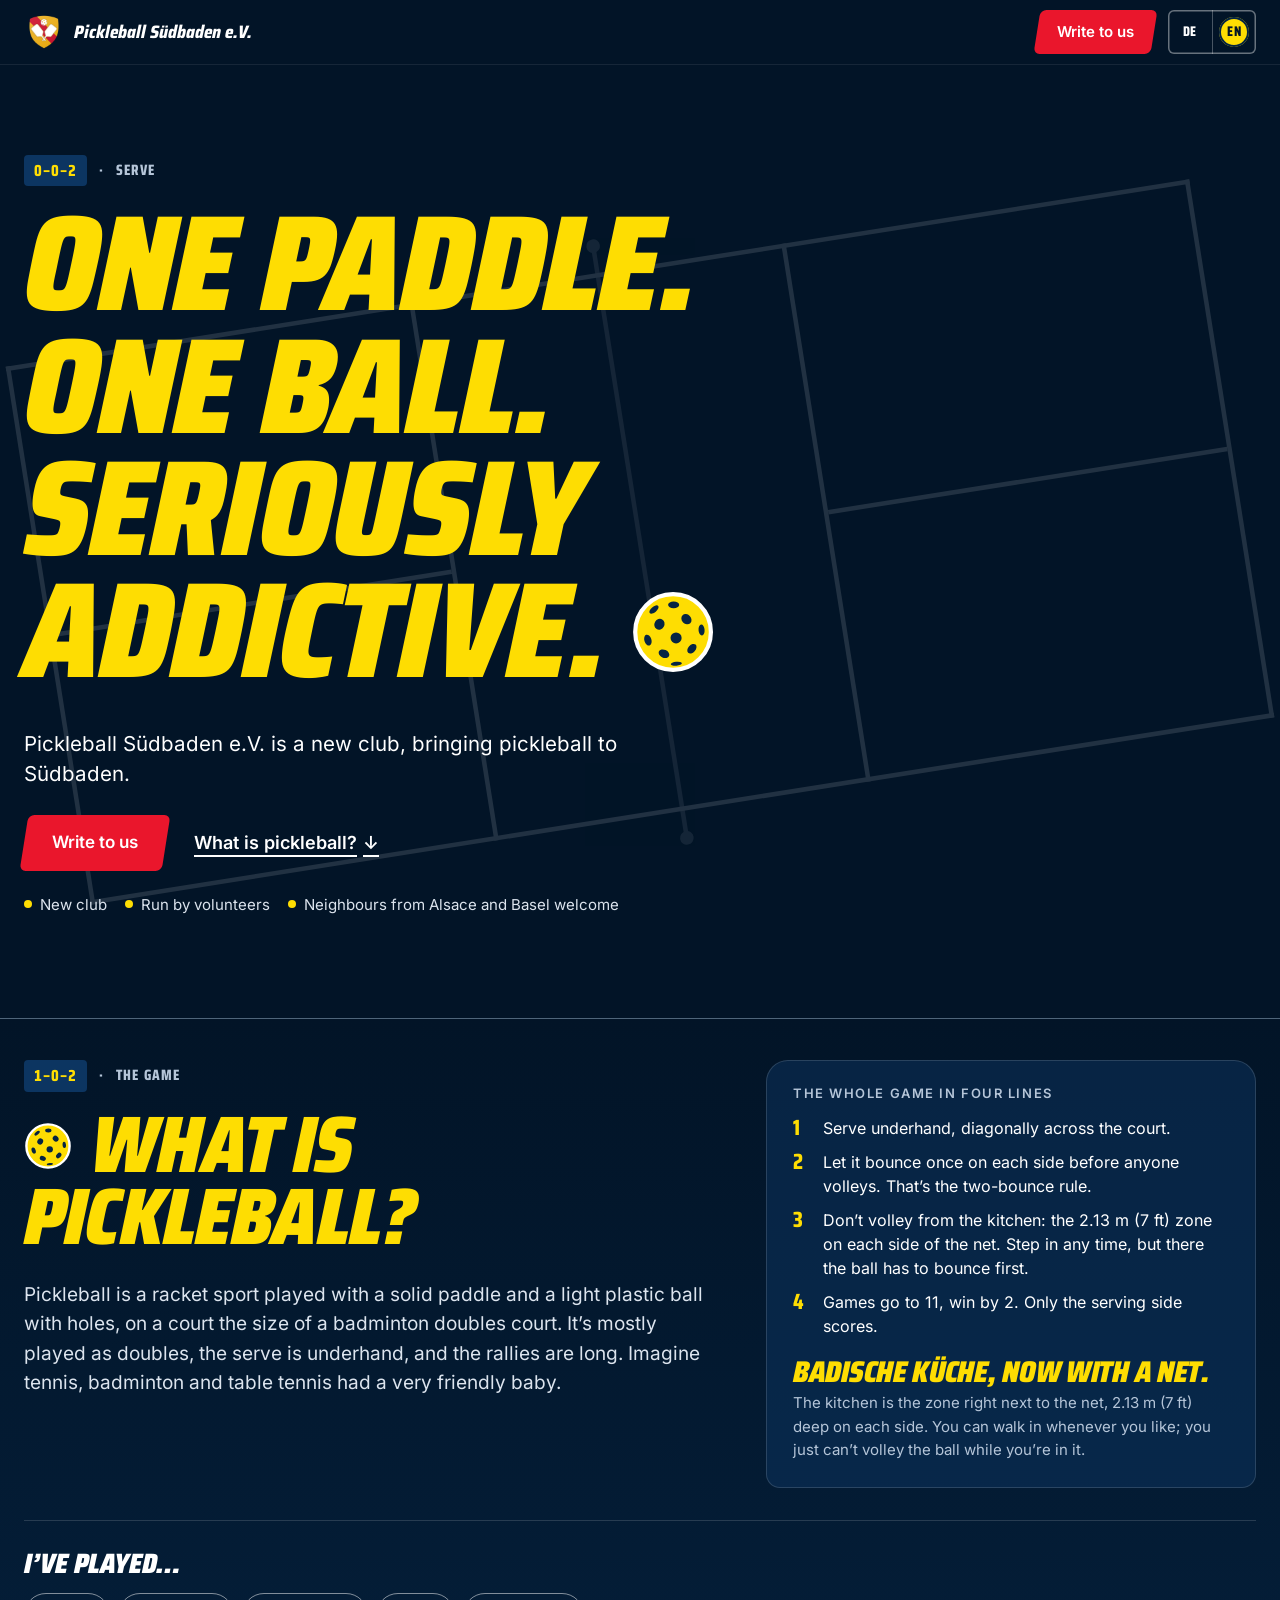
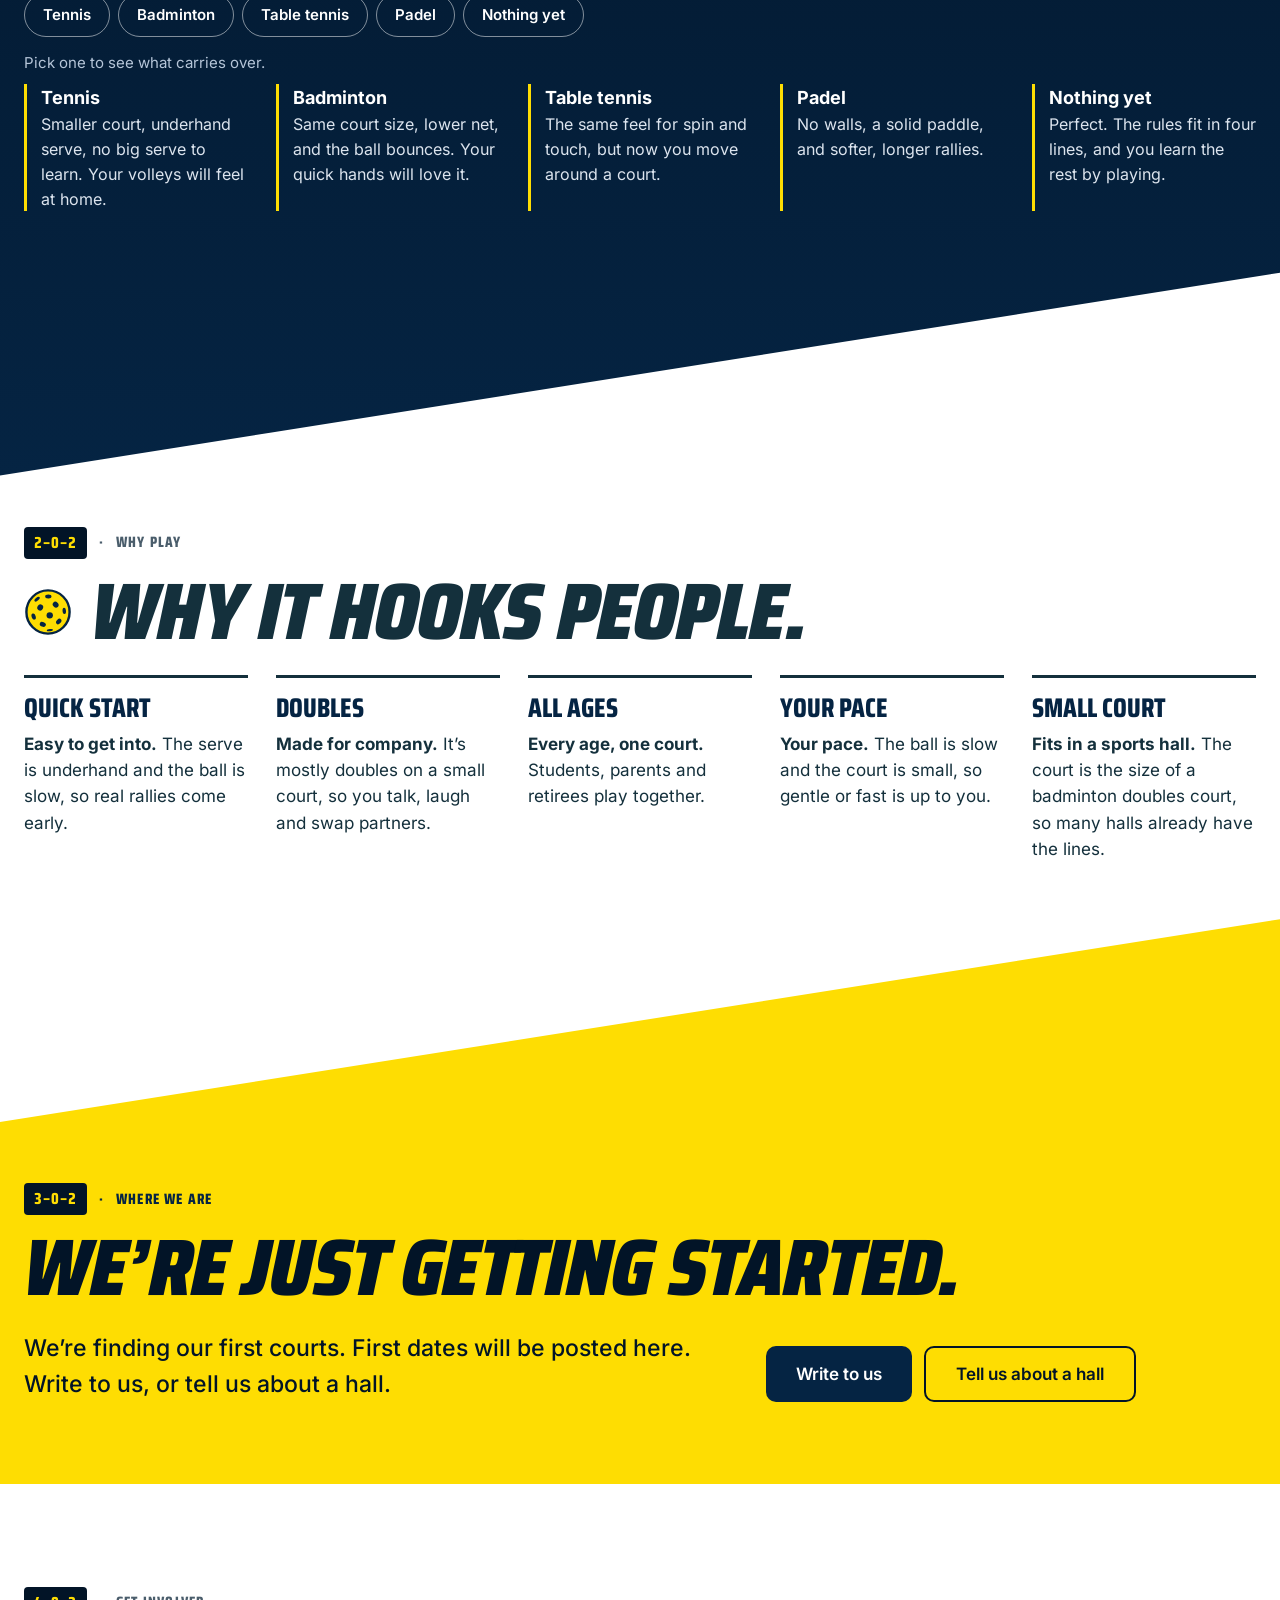
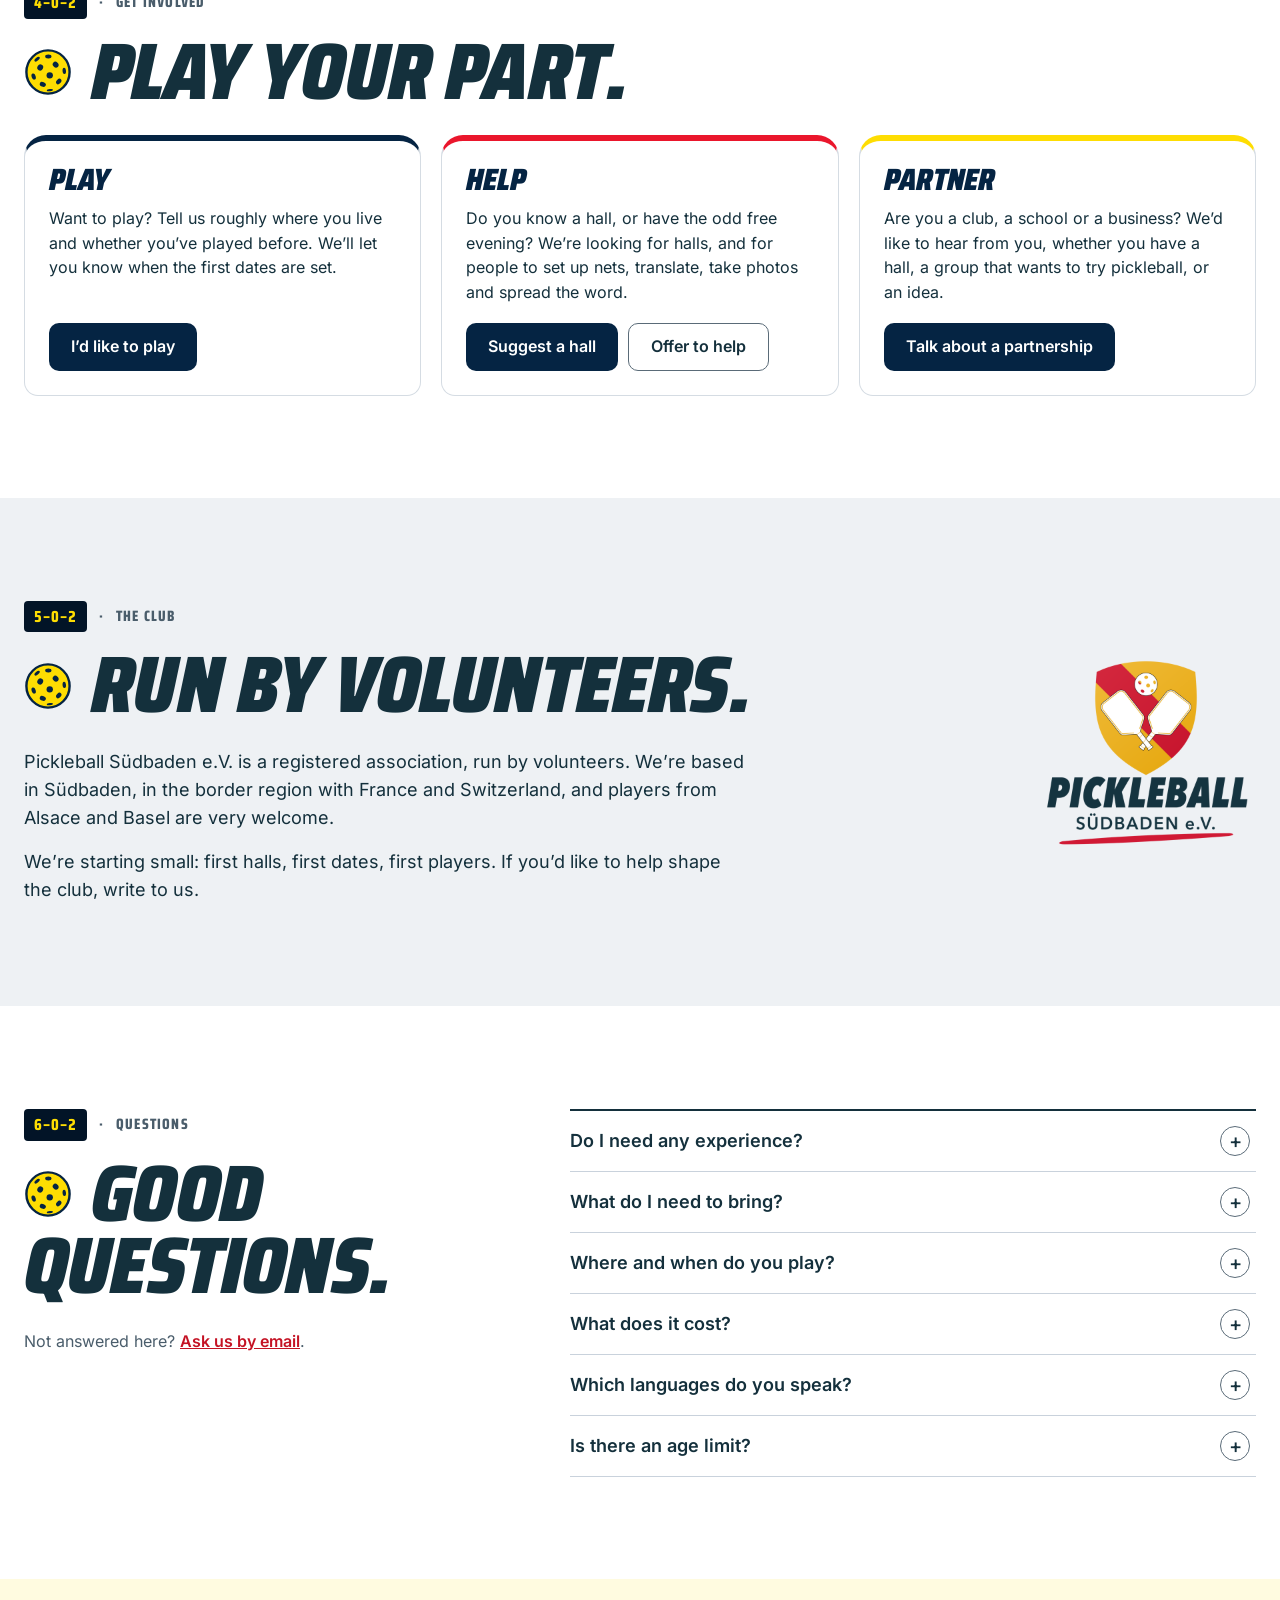
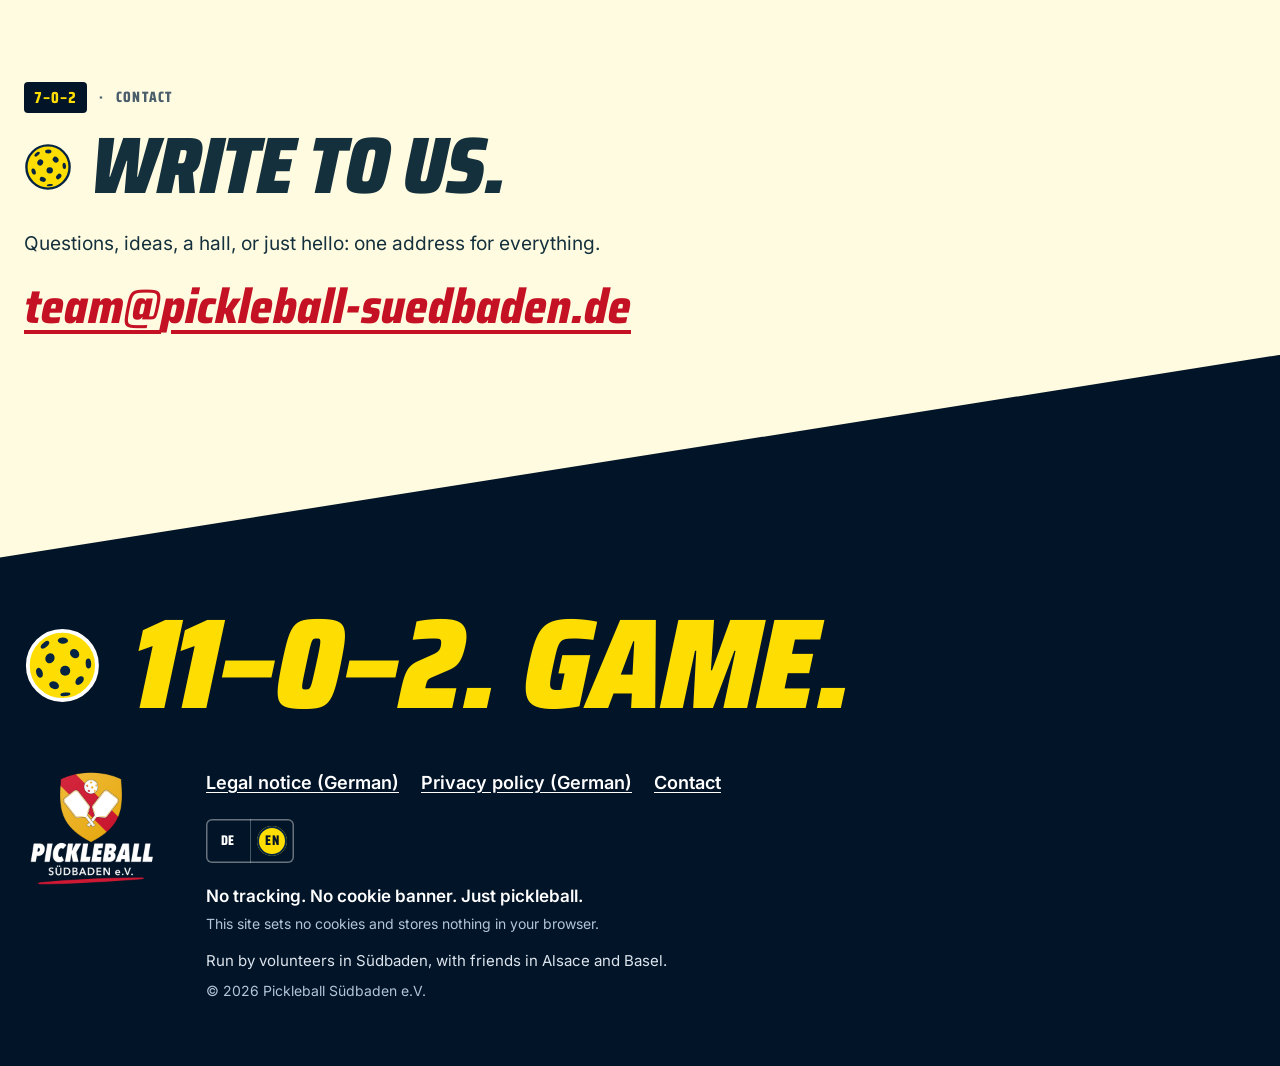
<file: en/index.html>
<!doctype html>
<html lang="en">
<head>
<meta charset="utf-8">
<meta name="viewport" content="width=device-width, initial-scale=1, viewport-fit=cover">
<title>Pickleball Südbaden e.V. · One paddle. One ball. Seriously addictive.</title>
<meta name="description" content="Pickleball Südbaden e.V. is a new volunteer-run club bringing pickleball to Südbaden, in the border region with France and Switzerland. Find out what pickleball is and write to us.">
<link rel="alternate" hreflang="de" href="https://pickleball-suedbaden.de/">
<link rel="alternate" hreflang="en" href="https://pickleball-suedbaden.de/en/">
<link rel="alternate" hreflang="x-default" href="https://pickleball-suedbaden.de/">
<meta property="og:type" content="website">
<meta property="og:site_name" content="Pickleball Südbaden e.V.">
<meta property="og:locale" content="en_GB">
<meta property="og:locale:alternate" content="de_DE">
<meta property="og:title" content="Pickleball Südbaden e.V. · One paddle. One ball. Seriously addictive.">
<meta property="og:description" content="A new volunteer-run pickleball club in Südbaden. Find out what pickleball is and write to us.">
<meta property="og:url" content="https://pickleball-suedbaden.de/en/">
<meta property="og:image" content="https://pickleball-suedbaden.de/assets/img/share-en.png">
<meta property="og:image:width" content="1200">
<meta property="og:image:height" content="630">
<meta property="og:image:alt" content="Pickleball Südbaden e.V. logo with the line: One paddle. One ball. Seriously addictive.">
<meta name="twitter:card" content="summary_large_image">
<meta name="theme-color" content="#021427">
<link rel="icon" href="../assets/img/favicon.svg" type="image/svg+xml">
<link rel="icon" href="../assets/img/favicon-32.png" sizes="32x32" type="image/png">
<link rel="apple-touch-icon" href="../assets/img/apple-touch-icon.png">
<link rel="preload" href="../assets/fonts/saira/saira-latin-standard-italic.woff2" as="font" type="font/woff2" crossorigin>
<link rel="stylesheet" href="../assets/site.css">
<script>document.documentElement.classList.add('js');</script>
<script src="../assets/site.js" defer></script>
</head>
<body>

<svg class="sprite" width="0" height="0" aria-hidden="true" focusable="false">
  <defs>
    <!-- ball.svg (outline = currentColor; holes stay navy) -->
    <symbol id="i-ball" viewBox="0 0 100 100">
      <circle cx="50" cy="50" r="45" fill="#FEDD02" stroke="currentColor" stroke-width="5"/>
      <g fill="#052443">
        <ellipse cx="50.7" cy="17.7" rx="4" ry="6.6" transform="rotate(-89 50.7 17.7)"/>
        <ellipse cx="27.3" cy="23.2" rx="3.3" ry="6.6" transform="rotate(-130 27.3 23.2)"/>
        <ellipse cx="65.9" cy="34.7" rx="5.5" ry="6.6" transform="rotate(-44 65.9 34.7)"/>
        <ellipse cx="33.8" cy="40.7" rx="5.9" ry="6.6" transform="rotate(-150 33.8 40.7)"/>
        <ellipse cx="83.9" cy="47.6" rx="3.6" ry="6.6" transform="rotate(-4 83.9 47.6)"/>
        <circle cx="53.6" cy="57" r="6.6"/>
        <ellipse cx="20.1" cy="59.6" rx="4.2" ry="6.6" transform="rotate(162 20.1 59.6)"/>
        <ellipse cx="72.4" cy="69.8" rx="4.4" ry="6.6" transform="rotate(42 72.4 69.8)"/>
        <ellipse cx="39.2" cy="75.8" rx="4.8" ry="6.6" transform="rotate(113 39.2 75.8)"/>
        <ellipse cx="53.9" cy="87.7" rx="2.3" ry="6.6" transform="rotate(84 53.9 87.7)"/>
      </g>
    </symbol>
    <!-- court-lines.svg: regulation court from above, lines in currentColor -->
    <symbol id="i-court" viewBox="-18 -18 564 276">
      <g fill="currentColor">
        <rect x="0" y="0" width="528" height="2"/><rect x="0" y="238" width="528" height="2"/>
        <rect x="0" y="0" width="2" height="240"/><rect x="526" y="0" width="2" height="240"/>
        <rect x="180" y="0" width="2" height="240"/><rect x="346" y="0" width="2" height="240"/>
        <rect x="2" y="119" width="178" height="2"/><rect x="348" y="119" width="178" height="2"/>
      </g>
      <g fill="currentColor" opacity=".6"><rect x="263" y="-12" width="2" height="264"/><circle cx="264" cy="-12" r="3"/><circle cx="264" cy="252" r="3"/></g>
    </symbol>
  </defs>
</svg>

<a class="skip" href="#main">Skip to content</a>

<header class="site-header">
  <div class="hdr">
    <a class="brand" href="./">
      <img src="../assets/img/logo-mark-on-dark.png" alt="" width="40" height="40">
      <span class="brand-name">Pickleball Südbaden e.V.</span>
    </a>
    <a class="btn btn-red hdr-mail" href="mailto:team@pickleball-suedbaden.de?subject=Hello%2C%20Pickleball%20S%C3%BCdbaden">Write to us</a>
    <nav class="lang" aria-label="Language">
      <span class="lang-ball" aria-hidden="true"></span>
      <a href="../" lang="de" hreflang="de" aria-label="Deutsch">DE</a>
      <a href="./" lang="en" hreflang="en" aria-label="English" aria-current="page">EN</a>
    </nav>
  </div>
</header>

<main id="main" tabindex="-1">

<!-- 1. HERO · 0–0–2 -->
<section class="hero zone-dark" id="top" aria-labelledby="heroTitle">
  <svg class="hero-court" aria-hidden="true" focusable="false"><use href="#i-court"/></svg>
  <div class="wrap hero-wrap">
    <p class="call"><span class="call-score">0–0–2</span><span class="call-label">Serve</span></p>
    <h1 class="loud hero-title" id="heroTitle"><span>One paddle.</span><span>One ball.</span> <span>Seriously <span class="nw">addictive.<span class="hero-ball" aria-hidden="true"><svg><use href="#i-ball"/></svg></span></span></span></h1>
    <p class="hero-sub">Pickleball Südbaden e.V. is a new club, bringing pickleball to Südbaden.</p>
    <div class="hero-ctas">
      <a class="btn btn-red btn-lg" href="mailto:team@pickleball-suedbaden.de?subject=Hello%2C%20Pickleball%20S%C3%BCdbaden">Write to us</a>
      <a class="link-under" href="#game">What is pickleball? <span aria-hidden="true">↓</span></a>
    </div>
    <ul class="reassure" aria-label="In short">
      <li>New club</li><li>Run by volunteers</li><li>Neighbours from Alsace and Basel welcome</li>
    </ul>
  </div>
</section>

<!-- 2. THE GAME · 1–0–2 -->
<section class="game zone-dark cut-bottom" id="game" aria-labelledby="gameTitle">
  <div class="wrap game-grid">
    <div class="game-head">
      <p class="call"><span class="call-score">1–0–2</span><span class="call-label">The game</span></p>
      <h2 class="loud h2" id="gameTitle"><span class="ball-slot" aria-hidden="true"><svg><use href="#i-ball"/></svg></span>What is pickleball?</h2>
      <p class="lead what-is">Pickleball is a racket sport played with a solid paddle and a light plastic ball with holes, on a court the size of a badminton doubles court. It’s mostly played as doubles, the serve is underhand, and the rallies are long. Imagine tennis, badminton and table tennis had a very friendly baby.</p>
    </div>

    <aside class="rules-card" aria-labelledby="rulesTitle">
      <h3 class="rules-title" id="rulesTitle">The whole game in four lines</h3>
      <ol class="rules">
        <li>Serve underhand, diagonally across the court.</li>
        <li>Let it bounce once on each side before anyone volleys. That’s the two-bounce rule.</li>
        <li>Don’t volley from the kitchen: the 2.13&nbsp;m (7&nbsp;ft) zone on each side of the net. Step in any time, but there the ball has to bounce first.</li>
        <li>Games go to 11, win by 2. Only the serving side scores.</li>
      </ol>
      <p class="kueche loud"><span lang="de">Badische Küche,</span> <span>now with a net.</span></p>
      <p class="kueche-plain">The kitchen is the zone right next to the net, 2.13&nbsp;m (7&nbsp;ft) deep on each side. You can walk in whenever you like; you just can’t volley the ball while you’re in it.</p>
    </aside>

    <div class="played">
      <h3 class="played-title" id="playedTitle">I’ve played…</h3>
      <div class="played-chips js-only" role="group" aria-labelledby="playedTitle">
        <button type="button" class="chip-dark" aria-pressed="false" aria-controls="playedList" data-played="tennis">Tennis</button>
        <button type="button" class="chip-dark" aria-pressed="false" aria-controls="playedList" data-played="badminton">Badminton</button>
        <button type="button" class="chip-dark" aria-pressed="false" aria-controls="playedList" data-played="tt">Table tennis</button>
        <button type="button" class="chip-dark" aria-pressed="false" aria-controls="playedList" data-played="padel">Padel</button>
        <button type="button" class="chip-dark" aria-pressed="false" aria-controls="playedList" data-played="none">Nothing yet</button>
      </div>
      <p class="played-hint js-only" id="playedHint" data-reset="Tap it again to see them all.">Pick one to see what carries over.</p>
      <dl class="played-list" id="playedList" aria-live="polite">
        <div data-played-a="tennis"><dt>Tennis</dt><dd>Smaller court, underhand serve, no big serve to learn. Your volleys will feel at home.</dd></div>
        <div data-played-a="badminton"><dt>Badminton</dt><dd>Same court size, lower net, and the ball bounces. Your quick hands will love it.</dd></div>
        <div data-played-a="tt"><dt>Table tennis</dt><dd>The same feel for spin and touch, but now you move around a court.</dd></div>
        <div data-played-a="padel"><dt>Padel</dt><dd>No walls, a solid paddle, and softer, longer rallies.</dd></div>
        <div data-played-a="none"><dt>Nothing yet</dt><dd>Perfect. The rules fit in four lines, and you learn the rest by playing.</dd></div>
      </dl>
    </div>
  </div>
</section>

<!-- 3. WHY IT HOOKS PEOPLE · 2–0–2 -->
<section class="hooks" id="why" aria-labelledby="whyTitle">
  <div class="wrap">
    <p class="call"><span class="call-score">2–0–2</span><span class="call-label">Why play</span></p>
    <h2 class="loud h2" id="whyTitle"><span class="ball-slot" aria-hidden="true"><svg><use href="#i-ball"/></svg></span>Why it hooks people.</h2>
    <ul class="hooks-list">
      <li><span class="hk-big">Quick start</span><p><b>Easy to get into.</b> The serve is underhand and the ball is slow, so real rallies come early.</p></li>
      <li><span class="hk-big">Doubles</span><p><b>Made for company.</b> It’s mostly doubles on a small court, so you talk, laugh and swap partners.</p></li>
      <li><span class="hk-big">All ages</span><p><b>Every age, one court.</b> Students, parents and retirees play together.</p></li>
      <li><span class="hk-big">Your pace</span><p><b>Your pace.</b> The ball is slow and the court is small, so gentle or fast is up to you.</p></li>
      <li><span class="hk-big">Small court</span><p><b>Fits in a sports hall.</b> The court is the size of a badminton doubles court, so many halls already have the lines.</p></li>
    </ul>
  </div>
</section>

<!-- 4. JUST GETTING STARTED · 3–0–2 -->
<section class="start zone-yellow cut-top" id="start" aria-labelledby="startTitle">
  <div class="wrap">
    <p class="call"><span class="call-score">3–0–2</span><span class="call-label">Where we are</span></p>
    <h2 class="loud h2" id="startTitle">We’re just getting started.</h2>
    <div class="start-grid">
      <p class="lead">We’re finding our first courts. First dates will be posted here. Write to us, or tell us about a hall.</p>
      <div class="start-btns">
        <a class="btn btn-navy btn-lg" href="mailto:team@pickleball-suedbaden.de?subject=Hello%2C%20Pickleball%20S%C3%BCdbaden">Write to us</a>
        <a class="btn btn-quiet btn-lg" href="mailto:team@pickleball-suedbaden.de?subject=I%20know%20a%20hall">Tell us about a hall</a>
      </div>
    </div>
  </div>
</section>

<!-- 5. GET INVOLVED · 4–0–2 -->
<section class="sec" id="involved" aria-labelledby="involvedTitle">
  <div class="wrap">
    <p class="call"><span class="call-score">4–0–2</span><span class="call-label">Get involved</span></p>
    <h2 class="loud h2" id="involvedTitle"><span class="ball-slot" aria-hidden="true"><svg><use href="#i-ball"/></svg></span>Play your part.</h2>
    <ul class="cards">
      <li class="card">
        <h3 class="card-t">Play</h3>
        <p>Want to play? Tell us roughly where you live and whether you’ve played before. We’ll let you know when the first dates are set.</p>
        <p class="card-btns"><a class="btn btn-navy" href="mailto:team@pickleball-suedbaden.de?subject=I%27d%20like%20to%20play%20pickleball">I’d like to play</a></p>
      </li>
      <li class="card">
        <h3 class="card-t">Help</h3>
        <p>Do you know a hall, or have the odd free evening? We’re looking for halls, and for people to set up nets, translate, take photos and spread the word.</p>
        <p class="card-btns">
          <a class="btn btn-navy" href="mailto:team@pickleball-suedbaden.de?subject=I%20know%20a%20hall">Suggest a hall</a>
          <a class="btn btn-quiet" href="mailto:team@pickleball-suedbaden.de?subject=I%27d%20like%20to%20help">Offer to help</a>
        </p>
      </li>
      <li class="card">
        <h3 class="card-t">Partner</h3>
        <p>Are you a club, a school or a business? We’d like to hear from you, whether you have a hall, a group that wants to try pickleball, or an idea.</p>
        <p class="card-btns"><a class="btn btn-navy" href="mailto:team@pickleball-suedbaden.de?subject=Partnership%3A%20club%2C%20school%20or%20business">Talk about a partnership</a></p>
      </li>
    </ul>
  </div>
</section>

<!-- 6. THE CLUB · 5–0–2 -->
<section class="sec club" id="club" aria-labelledby="clubTitle">
  <div class="wrap club-grid">
    <div>
      <p class="call"><span class="call-score">5–0–2</span><span class="call-label">The club</span></p>
      <h2 class="loud h2" id="clubTitle"><span class="ball-slot" aria-hidden="true"><svg><use href="#i-ball"/></svg></span>Run by volunteers.</h2>
      <div class="club-copy">
        <p>Pickleball Südbaden e.V. is a registered association, run by volunteers. We’re based in Südbaden, in the border region with France and Switzerland, and players from Alsace and Basel are very welcome.</p>
        <p>We’re starting small: first halls, first dates, first players. If you’d like to help shape the club, write to us.</p>
      </div>
    </div>
    <img class="club-logo" src="../assets/img/logo-transparent.png" alt="Pickleball Südbaden e.V. logo: two crossed yellow paddles with red stripes and a yellow ball" width="220" height="220">
  </div>
</section>

<!-- 7. FAQ · 6–0–2 -->
<section class="sec" id="faq" aria-labelledby="faqTitle">
  <div class="wrap faq-wrap">
    <div class="faq-head">
      <p class="call"><span class="call-score">6–0–2</span><span class="call-label">Questions</span></p>
      <h2 class="loud h2" id="faqTitle"><span class="ball-slot" aria-hidden="true"><svg><use href="#i-ball"/></svg></span>Good questions.</h2>
      <p class="faq-side">Not answered here? <a href="mailto:team@pickleball-suedbaden.de?subject=Hello%2C%20Pickleball%20S%C3%BCdbaden">Ask us by email</a>.</p>
    </div>
    <div class="faq-list">
      <details><summary>Do I need any experience?</summary><p>None at all. The rules fit in four lines, and the first rallies come quickly.</p></details>
      <details><summary>What do I need to bring?</summary><p>We’ll say what to bring when we post the first dates. In sports halls you always need indoor shoes with light, non-marking soles.</p></details>
      <details><summary>Where and when do you play?</summary><p>That isn’t fixed yet. We’re looking for our first halls in Südbaden, and dates and places will be posted here first. Know a hall? <a href="mailto:team@pickleball-suedbaden.de?subject=I%20know%20a%20hall">Tell us</a>.</p></details>
      <details><summary>What does it cost?</summary><p>Membership details are coming. We’ll publish them here.</p></details>
      <details><summary>Which languages do you speak?</summary><p>This website is in German and English, and French is coming. You can write to us in German or English.</p></details>
      <details><summary>Is there an age limit?</summary><p>Pickleball works at almost any age, and students, parents and retirees often play together on one court. When we post dates, we’ll say who each one suits.</p></details>
    </div>
  </div>
</section>

<!-- 8. CONTACT · 7–0–2 -->
<section class="sec contact" id="contact" aria-labelledby="contactTitle">
  <div class="wrap">
    <p class="call"><span class="call-score">7–0–2</span><span class="call-label">Contact</span></p>
    <h2 class="loud h2" id="contactTitle"><span class="ball-slot" aria-hidden="true"><svg><use href="#i-ball"/></svg></span>Write to us.</h2>
    <p class="lead">Questions, ideas, a hall, or just hello: one address for everything.</p>
    <a class="mail-big" href="mailto:team@pickleball-suedbaden.de?subject=Hello%2C%20Pickleball%20S%C3%BCdbaden">team@<wbr>pickleball-suedbaden.de</a>
  </div>
</section>

</main>

<footer class="site-footer cut-top" aria-labelledby="footGame">
  <div class="wrap">
    <p class="loud foot-game" id="footGame"><span class="ball-slot" aria-hidden="true"><svg><use href="#i-ball"/></svg></span>11–0–2. Game.</p>
    <div class="foot-grid">
      <img class="foot-logo" src="../assets/img/logo-on-dark.png" alt="Pickleball Südbaden e.V." width="134" height="134">
      <div>
        <nav aria-label="Legal and contact">
          <ul class="foot-links">
            <li><a href="../impressum/" hreflang="de">Legal notice (German)</a></li>
            <li><a href="../datenschutz/" hreflang="de">Privacy policy (German)</a></li>
            <li><a href="#contact">Contact</a></li>
          </ul>
        </nav>
        <div class="foot-row">
          <nav class="lang" aria-label="Language">
            <span class="lang-ball" aria-hidden="true"></span>
            <a href="../" lang="de" hreflang="de" aria-label="Deutsch">DE</a>
            <a href="./" lang="en" hreflang="en" aria-label="English" aria-current="page">EN</a>
          </nav>
        </div>
        <p class="foot-nocookie">No tracking. No cookie banner. Just pickleball.</p>
        <p class="foot-small">This site sets no cookies and stores nothing in your browser.</p>
        <p class="foot-sign">Run by volunteers in Südbaden, with friends in Alsace and Basel.</p>
        <p class="foot-small">© 2026 Pickleball Südbaden e.V.</p>
      </div>
    </div>
  </div>
</footer>

</body>
</html>
</file>
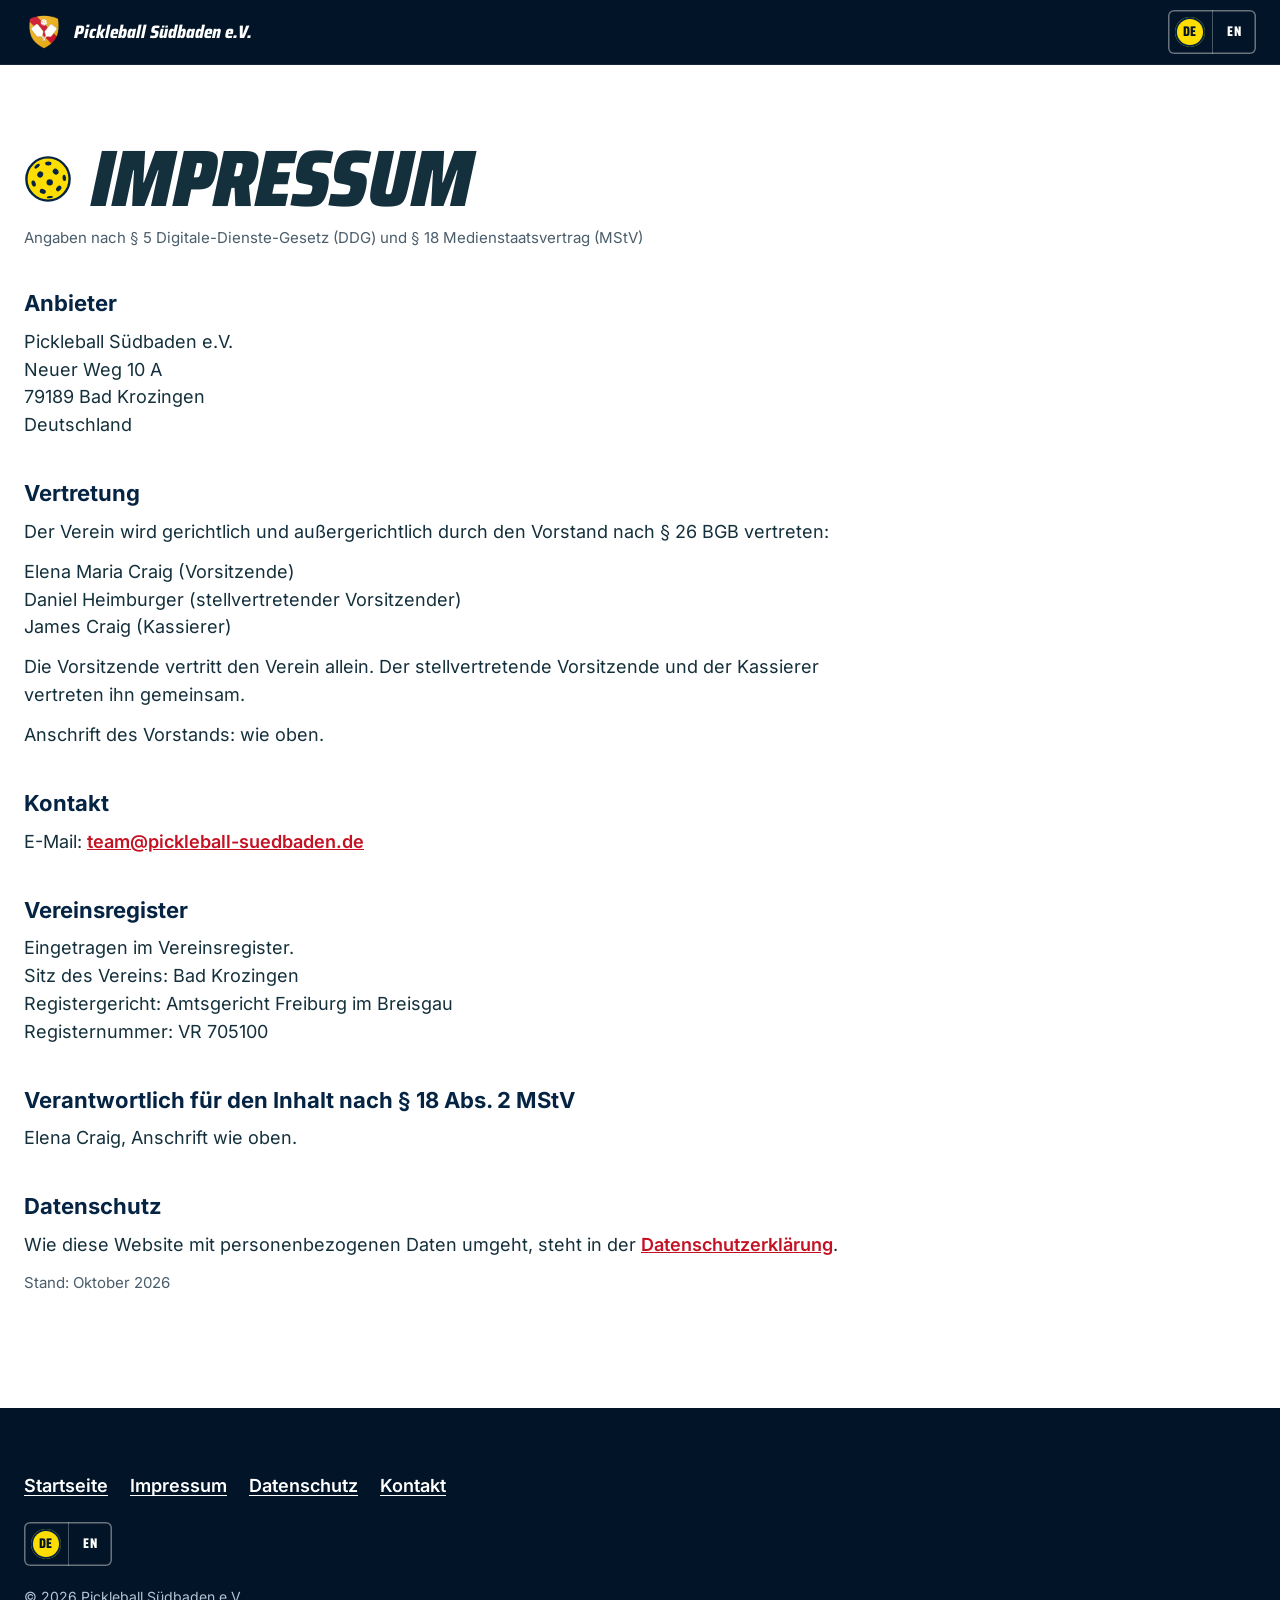
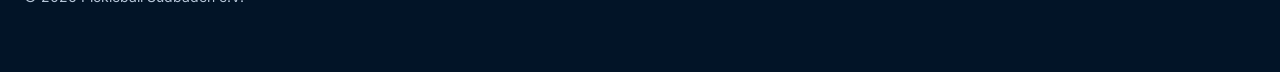
<file: impressum/index.html>
<!doctype html>
<html lang="de">
<head>
<meta charset="utf-8">
<meta name="viewport" content="width=device-width, initial-scale=1, viewport-fit=cover">
<title>Impressum · Pickleball Südbaden e.V.</title>
<meta name="description" content="Impressum des Pickleball Südbaden e.V.: Anschrift, Vorstand, Vereinsregister und Kontakt.">
<link rel="alternate" hreflang="de" href="https://pickleball-suedbaden.de/impressum/">
<meta property="og:type" content="website">
<meta property="og:site_name" content="Pickleball Südbaden e.V.">
<meta property="og:locale" content="de_DE">
<meta property="og:title" content="Impressum · Pickleball Südbaden e.V.">
<meta property="og:description" content="Anschrift, Vorstand, Vereinsregister und Kontakt des Pickleball Südbaden e.V.">
<meta property="og:url" content="https://pickleball-suedbaden.de/impressum/">
<meta property="og:image" content="https://pickleball-suedbaden.de/assets/img/share-de.png">
<meta property="og:image:width" content="1200">
<meta property="og:image:height" content="630">
<meta name="theme-color" content="#021427">
<link rel="icon" href="../assets/img/favicon.svg" type="image/svg+xml">
<link rel="icon" href="../assets/img/favicon-32.png" sizes="32x32" type="image/png">
<link rel="apple-touch-icon" href="../assets/img/apple-touch-icon.png">
<link rel="stylesheet" href="../assets/site.css">
</head>
<body>

<svg class="sprite" width="0" height="0" aria-hidden="true" focusable="false">
  <defs>
    <symbol id="i-ball" viewBox="0 0 100 100">
      <circle cx="50" cy="50" r="45" fill="#FEDD02" stroke="currentColor" stroke-width="5"/>
      <g fill="#052443">
        <ellipse cx="50.7" cy="17.7" rx="4" ry="6.6" transform="rotate(-89 50.7 17.7)"/>
        <ellipse cx="27.3" cy="23.2" rx="3.3" ry="6.6" transform="rotate(-130 27.3 23.2)"/>
        <ellipse cx="65.9" cy="34.7" rx="5.5" ry="6.6" transform="rotate(-44 65.9 34.7)"/>
        <ellipse cx="33.8" cy="40.7" rx="5.9" ry="6.6" transform="rotate(-150 33.8 40.7)"/>
        <ellipse cx="83.9" cy="47.6" rx="3.6" ry="6.6" transform="rotate(-4 83.9 47.6)"/>
        <circle cx="53.6" cy="57" r="6.6"/>
        <ellipse cx="20.1" cy="59.6" rx="4.2" ry="6.6" transform="rotate(162 20.1 59.6)"/>
        <ellipse cx="72.4" cy="69.8" rx="4.4" ry="6.6" transform="rotate(42 72.4 69.8)"/>
        <ellipse cx="39.2" cy="75.8" rx="4.8" ry="6.6" transform="rotate(113 39.2 75.8)"/>
        <ellipse cx="53.9" cy="87.7" rx="2.3" ry="6.6" transform="rotate(84 53.9 87.7)"/>
      </g>
    </symbol>
  </defs>
</svg>

<a class="skip" href="#main">Zum Inhalt springen</a>

<header class="site-header">
  <div class="hdr">
    <a class="brand" href="../">
      <img src="../assets/img/logo-mark-on-dark.png" alt="" width="40" height="40">
      <span class="brand-name">Pickleball Südbaden e.V.</span>
    </a>
    <nav class="lang" aria-label="Sprache">
      <span class="lang-ball" aria-hidden="true"></span>
      <a href="./" lang="de" hreflang="de" aria-label="Deutsch" aria-current="page">DE</a>
      <a href="../en/" lang="en" hreflang="en" aria-label="English: home page">EN</a>
    </nav>
  </div>
</header>

<main id="main" tabindex="-1" class="legal">
  <div class="wrap">
    <h1 class="loud h2"><span class="ball-slot" aria-hidden="true"><svg><use href="#i-ball"/></svg></span>Impressum</h1>
    <div class="legal-body">
      <p class="legal-meta">Angaben nach § 5 Digitale-Dienste-Gesetz (DDG) und § 18 Medienstaatsvertrag (MStV)</p>

      <h2>Anbieter</h2>
      <address>
        Pickleball Südbaden e.V.<br>
        Neuer Weg 10 A<br>
        79189 Bad Krozingen<br>
        Deutschland
      </address>

      <h2>Vertretung</h2>
      <p>Der Verein wird gerichtlich und außergerichtlich durch den Vorstand nach §&nbsp;26 BGB vertreten:</p>
      <p>Elena Maria Craig (Vorsitzende)<br>
        Daniel Heimburger (stellvertretender Vorsitzender)<br>
        James Craig (Kassierer)</p>
      <p>Die Vorsitzende vertritt den Verein allein. Der stellvertretende Vorsitzende und der Kassierer vertreten ihn gemeinsam.</p>
      <p>Anschrift des Vorstands: wie oben.</p>

      <h2>Kontakt</h2>
      <p>E-Mail: <a href="mailto:team@pickleball-suedbaden.de">team@pickleball-suedbaden.de</a></p>

      <h2>Vereinsregister</h2>
      <p>Eingetragen im Vereinsregister.<br>
        Sitz des Vereins: Bad Krozingen<br>
        Registergericht: Amtsgericht Freiburg im Breisgau<br>
        Registernummer: VR 705100</p>

      <h2>Verantwortlich für den Inhalt nach § 18 Abs. 2 MStV</h2>
      <p>Elena Craig, Anschrift wie oben.</p>

      <h2>Datenschutz</h2>
      <p>Wie diese Website mit personenbezogenen Daten umgeht, steht in der <a href="../datenschutz/">Datenschutzerklärung</a>.</p>

      <p class="legal-meta">Stand: Oktober 2026</p>
    </div>
  </div>
</main>

<footer class="site-footer no-cut">
  <div class="wrap">
    <nav aria-label="Rechtliches und Kontakt">
      <ul class="foot-links">
        <li><a href="../">Startseite</a></li>
        <li><a href="./" aria-current="page">Impressum</a></li>
        <li><a href="../datenschutz/">Datenschutz</a></li>
        <li><a href="../#contact">Kontakt</a></li>
      </ul>
    </nav>
    <div class="foot-row">
      <nav class="lang" aria-label="Sprache">
        <span class="lang-ball" aria-hidden="true"></span>
        <a href="./" lang="de" hreflang="de" aria-label="Deutsch" aria-current="page">DE</a>
        <a href="../en/" lang="en" hreflang="en" aria-label="English: home page">EN</a>
      </nav>
    </div>
    <p class="foot-small">© 2026 Pickleball Südbaden e.V.</p>
  </div>
</footer>

</body>
</html>
</file>
<file: assets/site.css>
/* ==========================================================================
   Pickleball Südbaden e.V. · starter site
   Look and voice from concept C, "Rally Mode" (www-concepts/concepts/c-rally-mode).

   LOUD LINE, CALM LINE (from the logo's two lines)
   .loud  italic Saira, uppercase, slanted: headlines and the hero.
   .calm  upright Inter: body text, FAQ answers, legal text.

   ONE ANGLE: 9° (the wordmark's slant). tan(9°) = 0.1584.
   Fonts are self-hosted (assets/fonts, SIL OFL). No request leaves the site.
   ========================================================================== */

@font-face {
  font-family: 'Saira'; font-style: italic; font-display: swap; font-weight: 100 900; font-stretch: 50% 125%;
  src: url(fonts/saira/saira-latin-standard-italic.woff2) format('woff2');
  unicode-range: U+0000-00FF, U+0131, U+0152-0153, U+02BB-02BC, U+02C6, U+02DA, U+02DC, U+0304, U+0308, U+0329, U+2000-206F, U+20AC, U+2122, U+2191, U+2193, U+2212, U+2215, U+FEFF, U+FFFD;
}
@font-face {
  font-family: 'Saira'; font-style: italic; font-display: swap; font-weight: 100 900; font-stretch: 50% 125%;
  src: url(fonts/saira/saira-latin-ext-standard-italic.woff2) format('woff2');
  unicode-range: U+0100-02BA, U+02BD-02C5, U+02C7-02CC, U+02CE-02D7, U+02DD-02FF, U+0304, U+0308, U+0329, U+1D00-1DBF, U+1E00-1E9F, U+1EF2-1EFF, U+2020, U+20A0-20AB, U+20AD-20C0, U+2113, U+2C60-2C7F, U+A720-A7FF;
}
@font-face {
  font-family: 'Saira'; font-style: normal; font-display: swap; font-weight: 100 900; font-stretch: 50% 125%;
  src: url(fonts/saira/saira-latin-standard-normal.woff2) format('woff2');
  unicode-range: U+0000-00FF, U+0131, U+0152-0153, U+02BB-02BC, U+02C6, U+02DA, U+02DC, U+0304, U+0308, U+0329, U+2000-206F, U+20AC, U+2122, U+2191, U+2193, U+2212, U+2215, U+FEFF, U+FFFD;
}
@font-face {
  font-family: 'Saira'; font-style: normal; font-display: swap; font-weight: 100 900; font-stretch: 50% 125%;
  src: url(fonts/saira/saira-latin-ext-standard-normal.woff2) format('woff2');
  unicode-range: U+0100-02BA, U+02BD-02C5, U+02C7-02CC, U+02CE-02D7, U+02DD-02FF, U+0304, U+0308, U+0329, U+1D00-1DBF, U+1E00-1E9F, U+1EF2-1EFF, U+2020, U+20A0-20AB, U+20AD-20C0, U+2113, U+2C60-2C7F, U+A720-A7FF;
}
@font-face {
  font-family: 'Inter'; font-style: normal; font-display: swap; font-weight: 100 900;
  src: url(fonts/inter/inter-latin-wght-normal.woff2) format('woff2');
  unicode-range: U+0000-00FF, U+0131, U+0152-0153, U+02BB-02BC, U+02C6, U+02DA, U+02DC, U+0304, U+0308, U+0329, U+2000-206F, U+20AC, U+2122, U+2191, U+2193, U+2212, U+2215, U+FEFF, U+FFFD;
}
@font-face {
  font-family: 'Inter'; font-style: normal; font-display: swap; font-weight: 100 900;
  src: url(fonts/inter/inter-latin-ext-wght-normal.woff2) format('woff2');
  unicode-range: U+0100-02BA, U+02BD-02C5, U+02C7-02CC, U+02CE-02D7, U+02DD-02FF, U+0304, U+0308, U+0329, U+1D00-1DBF, U+1E00-1E9F, U+1EF2-1EFF, U+2020, U+20A0-20AB, U+20AD-20C0, U+2113, U+2C60-2C7F, U+A720-A7FF;
}

:root {
  --navy-950:#021427; --navy-900:#052443; --navy-800:#0C3561; --navy-700:#174A80;
  --grip-300:#7A96B6; --navy-200:#B5C5D8; --navy-100:#DCE4EE; --navy-50:#EEF2F7;
  --red-800:#9E0E1E; --red-700:#C41224; --red-600:#EA162C; --red-400:#FF6470;
  --yellow-800:#6B5300; --yellow-500:#FEDD02; --yellow-300:#FFE95C; --yellow-100:#FFF5B3; --yellow-50:#FFFBE0;
  --white:#FFFFFF; --mist:#EEF1F4; --line:#D5DCE3; --slate-500:#5A6B78; --slate-600:#4A5D6B; --ink:#14303C;

  --f-loud: 'Saira', 'Arial Narrow', system-ui, sans-serif;
  --f-calm: 'Inter', system-ui, -apple-system, 'Segoe UI', Roboto, sans-serif;

  --pad: 16px;
  --sec: clamp(64px, 8vw, 112px);
  --cut: 15.84vw;                 /* 9° across the full width */
  --r-paddle: 22px 22px 14px 14px;
  --focus: var(--navy-900);
  --hdr: 64px;
}
@media (min-width: 768px) { :root { --pad: 24px; } }

*, *::before, *::after { box-sizing: border-box; }
html { scroll-padding-top: calc(var(--hdr) + 16px); scroll-behavior: smooth; -webkit-text-size-adjust: 100%; }
body {
  margin: 0; background: var(--navy-950); color: var(--ink);
  font-family: var(--f-calm); font-size: 17px; line-height: 1.55;
  -webkit-font-smoothing: antialiased; hyphens: auto; hyphenate-limit-chars: 12 5 5;
  overflow-x: clip;
}
@media (min-width: 1024px) { body { font-size: 18px; } }
img, svg { max-width: 100%; }
h1, h2, h3, p, ul, ol, dl, dd, figure { margin: 0; }
ul, ol { padding: 0; }
button { font: inherit; color: inherit; }
a { color: inherit; }
:focus-visible { outline: 3px solid var(--focus); outline-offset: 2px; }
main { display: block; background: var(--white); }
main:focus { outline: none; }
.sprite { position: absolute; width: 0; height: 0; overflow: hidden; }
.vh { position: absolute !important; width: 1px; height: 1px; padding: 0; margin: -1px; overflow: hidden; clip: rect(0 0 0 0); white-space: nowrap; border: 0; }
html:not(.js) .js-only { display: none !important; }
.wrap { max-width: calc(1280px + 2 * var(--pad)); margin: 0 auto; padding-inline: var(--pad); }
.zone-dark, .site-header, .site-footer { --focus: var(--yellow-500); }
.nw { white-space: nowrap; }

.skip { position: absolute; left: 16px; top: -120px; z-index: 200; background: var(--white); color: var(--navy-900); padding: 12px 18px; border-radius: 10px; font-weight: 600; text-decoration: none; }
.skip:focus { top: 10px; }

/* ---------- type: loud and calm ---------- */
.loud {
  font-family: var(--f-loud); font-weight: 900; font-style: italic; font-stretch: 87.5%;
  text-transform: uppercase; line-height: .9; letter-spacing: -.01em; hyphens: manual;
}
.h2 { font-size: clamp(2.25rem, 7vw, 5rem); color: var(--ink); max-width: 15em; margin-bottom: 28px; text-wrap: balance; }
.zone-dark .h2 { color: var(--yellow-500); }
.lead { font-size: 19px; line-height: 1.55; max-width: 36em; }

/* score-call eyebrow: a tiny scoreboard */
.call {
  display: flex; align-items: center; flex-wrap: wrap; gap: 6px 12px; margin-bottom: 16px;
  font-family: var(--f-loud); font-weight: 800; font-stretch: 75%; font-size: 15px;
  letter-spacing: .08em; text-transform: uppercase; font-variant-numeric: tabular-nums;
}
.call-score { background: var(--navy-950); color: var(--yellow-500); padding: 4px 10px 3px; border-radius: 4px; font-size: 16px; letter-spacing: .06em; }
.call-label { color: var(--slate-600); }
.call-label::before { content: "·"; margin-right: 12px; }
.zone-dark .call-score { background: var(--navy-800); }
.zone-dark .call-label { color: var(--navy-200); }
.zone-yellow .call-label { color: var(--navy-900); }

/* every H2 carries a ball, as in the concept */
.ball-slot { display: inline-block; width: .6em; height: .6em; margin-right: .24em; vertical-align: .03em; color: var(--navy-900); }
.zone-dark .ball-slot, .site-footer .ball-slot { color: var(--white); }
.ball-slot svg { display: block; width: 100%; height: 100%; }

/* legal gaps: impossible to miss until the facts arrive */
.gap { background: var(--yellow-500); color: var(--navy-950); font-weight: 700; padding: 0 .3em; border-radius: 3px; outline: 2px dashed var(--red-700); outline-offset: 1px; }

/* ---------- buttons ---------- */
.btn {
  position: relative; isolation: isolate; display: inline-flex; align-items: center; justify-content: center; gap: 8px;
  min-height: 48px; padding: 10px 22px; border: 0; border-radius: 10px; cursor: pointer; text-decoration: none; text-align: center;
  font: 600 16px/1.2 var(--f-calm); transition: background-color .15s, border-color .15s, color .15s;
}
.btn-lg { min-height: 56px; padding-inline: 30px; font-size: 17px; }
.btn-red { color: var(--white); padding-inline: 28px; }
.btn-red::before { content: ""; position: absolute; inset: 0; z-index: -1; border-radius: 6px; background: var(--red-600); transform: skewX(-9deg); transition: background-color .15s; }
.btn-red:hover::before { background: var(--red-700); }
.btn-red:focus-visible { outline: none; }
.btn-red:focus-visible::before { outline: 3px solid var(--focus); outline-offset: 2px; }
.btn-navy { background: var(--navy-900); color: var(--white); }
.btn-navy:hover { background: var(--navy-800); }
.btn-quiet { background: var(--white); color: var(--ink); border: 1.5px solid var(--slate-500); }
.btn-quiet:hover { background: var(--mist); }
.link-under { display: inline-flex; align-items: center; gap: 6px; min-height: 44px; font-weight: 600; text-decoration: underline; text-decoration-thickness: 2px; text-underline-offset: 6px; }
.zone-dark .link-under { color: var(--white); }
.zone-dark .link-under:hover { color: var(--yellow-500); }

/* ==========================================================================
   HEADER
   ========================================================================== */
.site-header { position: sticky; top: 0; z-index: 60; background: var(--navy-950); color: var(--white); border-bottom: 1px solid rgba(255,255,255,.08); }
.hdr { height: var(--hdr); max-width: calc(1280px + 2 * var(--pad)); margin: 0 auto; padding-inline: var(--pad); display: flex; align-items: center; gap: 14px; }
.brand { display: flex; align-items: center; gap: 10px; color: var(--white); text-decoration: none; margin-right: auto; min-height: 44px; }
.brand img { height: 40px; width: auto; display: block; }
.brand-name { font-family: var(--f-loud); font-weight: 800; font-style: italic; font-stretch: 87.5%; font-size: 18px; white-space: nowrap; line-height: 1.05; }
.hdr-mail { min-height: 44px; font-size: 15px; padding-inline: 20px; white-space: nowrap; }
@media (max-width: 767px) {
  .brand img { height: 32px; }
  .brand-name { font-size: 15px; white-space: normal; max-width: 6.9em; }
  .hdr-mail { display: none; }
}

/* language switch: a small court, the ball rests on the current language.
   French comes later; it gets a third cell then. */
.lang { --li: 1; position: relative; display: inline-flex; height: 44px; border-radius: 6px; box-shadow: inset 0 0 0 1.5px rgba(255,255,255,.4); }
html[lang="de"] .lang { --li: 0; }
.lang > a { position: relative; z-index: 1; width: 44px; height: 100%; display: inline-flex; align-items: center; justify-content: center; border-left: 1px solid rgba(255,255,255,.28); color: var(--white); text-decoration: none; font-family: var(--f-loud); font-weight: 800; font-stretch: 75%; font-size: 14px; letter-spacing: .06em; }
.lang > a:first-of-type { border-left: 0; }
.lang-ball { position: absolute; top: 50%; left: 0; width: 44px; height: 30px; margin-top: -15px; transform: translateX(calc(var(--li) * 44px)); }
.lang-ball::before { content: ""; position: absolute; left: 50%; top: 0; width: 30px; height: 30px; margin-left: -15px; border-radius: 50%; background: var(--yellow-500); box-shadow: inset 0 0 0 2px var(--navy-900); }
.lang > a[aria-current] { color: var(--navy-950); }
.lang > a:not([aria-current]):hover { color: var(--yellow-500); }

/* ==========================================================================
   HERO
   ========================================================================== */
.zone-dark { background: var(--navy-950); color: var(--white); }
.hero { position: relative; overflow: hidden; padding: clamp(48px, 7vw, 96px) 0 clamp(64px, 8vw, 112px); }
.hero-court { position: absolute; left: 50%; top: 50%; width: 165%; aspect-ratio: 564 / 276; height: auto; color: var(--white); opacity: .12; transform: translate(-50%, -50%) rotate(-9deg); pointer-events: none; }
.hero-wrap { position: relative; }
.hero-title { font-size: clamp(2.5rem, 10.6vw, 9rem); color: var(--yellow-500); margin-bottom: clamp(24px, 3vw, 40px); }
:lang(de) .hero-title { font-size: clamp(2.2rem, 10vw, 9rem); }
.hero-title > span { display: block; }
.hero-ball { display: inline-block; width: .62em; height: .62em; margin-left: .18em; vertical-align: .02em; color: var(--white); }
.hero-ball svg { display: block; width: 100%; height: 100%; }
@media (prefers-reduced-motion: no-preference) {
  .hero-ball svg { animation: serve 1.1s cubic-bezier(.3,.8,.5,1) .2s both; }
  @keyframes serve {
    0% { transform: translateY(-120%); opacity: 0; }
    15% { opacity: 1; }
    55% { transform: translateY(0) scale(1.12, .84); }
    72% { transform: translateY(-22%) scale(.96, 1.04); }
    100% { transform: none; }
  }
}
.hero-sub { font-size: clamp(18px, 1.6vw, 21px); line-height: 1.45; max-width: 31em; margin-bottom: 26px; }
.hero-ctas { display: flex; flex-wrap: wrap; align-items: center; gap: 14px 28px; }
.reassure { list-style: none; display: flex; flex-wrap: wrap; gap: 4px 18px; margin-top: 22px; font-size: 15px; color: var(--navy-100); }
.reassure li { display: inline-flex; align-items: center; gap: 8px; }
.reassure li::before { content: ""; width: 8px; height: 8px; border-radius: 50%; background: var(--yellow-500); }

/* ==========================================================================
   9° CUTS between zones
   ========================================================================== */
.cut-bottom { clip-path: polygon(0 0, 100% 0, 100% calc(100% - var(--cut)), 0 100%); }
.cut-top { clip-path: polygon(0 var(--cut), 100% 0, 100% 100%, 0 100%); }

/* ==========================================================================
   THE GAME
   ========================================================================== */
.game { background: linear-gradient(180deg, var(--navy-950) 0%, var(--navy-900) 100%); padding: calc(var(--sec) * .4) 0 calc(var(--sec) * .6 + var(--cut)); border-top: 1px solid rgba(255,255,255,.08); }
.game-grid { display: grid; gap: 32px; }
@media (min-width: 1000px) { .game-grid { grid-template-columns: minmax(0, 7fr) minmax(0, 5fr); column-gap: 56px; align-items: start; } .played { grid-column: 1 / -1; } }
.what-is { color: var(--navy-100); }
.rules-card { background: rgba(12,53,97,.5); border: 1px solid rgba(255,255,255,.14); border-radius: var(--r-paddle); padding: 24px 26px 26px; }
.rules-title { font: 600 13px/1.3 var(--f-calm); letter-spacing: .12em; text-transform: uppercase; color: var(--navy-200); margin-bottom: 14px; }
.rules { list-style: none; counter-reset: r; display: grid; gap: 10px; font-size: 16px; line-height: 1.5; }
.rules li { counter-increment: r; display: grid; grid-template-columns: 30px 1fr; }
.rules li::before { content: counter(r); font-family: var(--f-loud); font-weight: 800; font-stretch: 75%; font-size: 22px; line-height: 1.1; color: var(--yellow-500); }
.kueche { margin-top: 20px; font-size: 30px; color: var(--yellow-500); }
.kueche span { display: inline-block; }
.kueche-plain { margin-top: 6px; font-size: 15px; color: var(--navy-200); }

.played { border-top: 1px solid rgba(255,255,255,.14); padding-top: 28px; }
.played-title { font-family: var(--f-loud); font-weight: 900; font-style: italic; font-stretch: 87.5%; text-transform: uppercase; font-size: 28px; line-height: 1; margin-bottom: 16px; }
.played-chips { display: flex; flex-wrap: wrap; gap: 8px; margin-bottom: 14px; }
.chip-dark { min-height: 44px; padding: 0 18px; border-radius: 999px; border: 1.5px solid rgba(255,255,255,.5); background: transparent; color: var(--white); cursor: pointer; font-weight: 600; font-size: 15px; }
.chip-dark:hover { border-color: var(--white); background: rgba(255,255,255,.08); }
.chip-dark[aria-pressed="true"] { background: var(--yellow-500); border-color: var(--yellow-500); color: var(--navy-950); }
.played-hint { color: var(--navy-200); font-size: 15px; margin-bottom: 10px; }
.played-list { display: grid; gap: 12px; }
@media (min-width: 768px) { .played-list { grid-template-columns: repeat(auto-fit, minmax(220px, 1fr)); gap: 16px 28px; } }
.played-list > div { border-left: 3px solid var(--yellow-500); padding-left: 14px; }
.played-list dt { font-weight: 700; }
.played-list dd { color: var(--navy-100); font-size: 16px; }
.played-list.is-filtered > div:not(.is-on) { display: none; }

/* ==========================================================================
   INFO ZONES (white)
   ========================================================================== */
.sec { padding: var(--sec) 0; }
.hooks { padding-top: calc(var(--sec) * .5); }
.hooks-list { list-style: none; display: grid; border-top: 3px solid var(--ink); }
.hooks-list li { display: grid; grid-template-columns: minmax(0, 150px) minmax(0, 1fr); gap: 14px; align-items: baseline; padding: 16px 0; border-bottom: 1px solid var(--line); }
.hk-big { font-family: var(--f-loud); font-weight: 800; font-stretch: 75%; text-transform: uppercase; font-size: 27px; line-height: 1; color: var(--navy-900); }
.hooks-list p { font-size: 17px; }
@media (max-width: 599px) { .hooks-list li { grid-template-columns: none; gap: 6px; } }
@media (min-width: 1000px) {
  .hooks-list { grid-template-columns: repeat(5, minmax(0, 1fr)); gap: 0 28px; border-top: 0; }
  .hooks-list li { grid-template-columns: none; align-content: start; gap: 10px; border-top: 3px solid var(--ink); border-bottom: 0; }
}

/* just getting started: the yellow band */
.zone-yellow { background: var(--yellow-500); color: var(--navy-950); }
.start { padding: calc(var(--sec) * .6 + var(--cut)) 0 calc(var(--sec) * .8); margin-top: calc(var(--sec) * .4); }
.start .h2 { color: var(--navy-950); }
.start .call-score { background: var(--navy-950); }
.start-grid { display: grid; gap: 28px; align-items: end; }
@media (min-width: 1000px) { .start-grid { grid-template-columns: minmax(0, 7fr) minmax(0, 5fr); gap: 56px; } }
.start .lead { font-size: clamp(19px, 1.8vw, 23px); font-weight: 500; }
.start-btns { display: flex; flex-wrap: wrap; gap: 12px; }
.start .btn-quiet { background: transparent; border: 2px solid var(--navy-950); color: var(--navy-950); }
.start .btn-quiet:hover { background: rgba(2,20,39,.08); }

/* get involved */
.cards { list-style: none; display: grid; gap: 20px; }
@media (min-width: 900px) { .cards { grid-template-columns: repeat(3, minmax(0, 1fr)); } }
.card { display: flex; flex-direction: column; gap: 12px; border: 1.5px solid var(--line); border-top: 6px solid var(--navy-900); border-radius: var(--r-paddle); padding: 24px; background: var(--white); }
.card:nth-child(2) { border-top-color: var(--red-600); }
.card:nth-child(3) { border-top-color: var(--yellow-500); }
.card-t { font-family: var(--f-loud); font-weight: 900; font-style: italic; font-stretch: 87.5%; text-transform: uppercase; font-size: clamp(26px, 2.4vw, 32px); line-height: .95; color: var(--navy-900); }
.card p { font-size: 16px; }
.card-btns { margin-top: auto; display: flex; flex-wrap: wrap; gap: 10px; padding-top: 6px; }

/* the club */
.club { background: var(--mist); }
.club-grid { display: grid; gap: 32px; align-items: center; }
@media (min-width: 900px) { .club-grid { grid-template-columns: minmax(0, 1fr) auto; gap: 64px; } }
.club-copy { display: grid; gap: 16px; max-width: 40em; }
.club-copy .muted { color: var(--slate-600); font-size: 15px; }
.club-logo { width: 220px; height: auto; display: block; margin: 0 auto; }

/* FAQ */
.faq-wrap { display: grid; gap: 24px; }
@media (min-width: 1000px) { .faq-wrap { grid-template-columns: minmax(0, 5fr) minmax(0, 7fr); gap: 56px; } .faq-head { position: sticky; top: calc(var(--hdr) + 32px); align-self: start; } }
.faq-side { font-size: 16px; color: var(--slate-600); }
.faq-side a { color: var(--red-700); font-weight: 600; }
.faq-list details { border-bottom: 1px solid #C9D2DC; }
.faq-list details:first-child { border-top: 2px solid var(--ink); }
.faq-list summary { position: relative; display: flex; align-items: center; min-height: 60px; padding: 14px 48px 14px 0; cursor: pointer; list-style: none; font: 600 18px/1.4 var(--f-calm); }
.faq-list summary::-webkit-details-marker { display: none; }
.faq-list summary::after { content: "+"; position: absolute; right: 6px; top: 50%; width: 30px; height: 30px; margin-top: -15px; display: grid; place-items: center; border-radius: 50%; border: 1.5px solid var(--slate-500); font-weight: 500; font-size: 20px; line-height: 1; }
.faq-list details[open] summary::after { content: "–"; background: var(--navy-900); border-color: var(--navy-900); color: var(--white); }
.faq-list details p { padding: 0 48px 18px 0; font-size: 17px; max-width: 40em; }

/* contact */
.contact { background: var(--yellow-50); padding-bottom: calc(var(--sec) + var(--cut) * .6); }
.contact .lead { margin-bottom: 22px; }
.mail-big { display: inline-block; font-family: var(--f-loud); font-weight: 800; font-style: italic; font-stretch: 87.5%; font-size: clamp(22px, 4.2vw, 48px); line-height: 1.1; color: var(--red-700); text-decoration: underline; text-decoration-thickness: .08em; text-underline-offset: .14em; overflow-wrap: anywhere; hyphens: manual; }
.mail-big:hover { color: var(--red-800); }

/* ==========================================================================
   FOOTER
   ========================================================================== */
.site-footer { position: relative; z-index: 1; margin-top: calc(var(--cut) * -1); background: var(--navy-950); color: var(--white); padding: calc(var(--cut) + 48px) 0 56px; }
.site-footer.no-cut { margin-top: 0; clip-path: none; padding-top: 56px; }
.foot-game { font-size: clamp(3rem, 10vw, 8.5rem); color: var(--yellow-500); margin-bottom: 40px; }
.foot-grid { display: grid; gap: 28px; align-items: start; }
@media (min-width: 768px) { .foot-grid { grid-template-columns: auto minmax(0, 1fr); gap: 48px; } }
.foot-logo { width: 134px; height: auto; display: block; }
.foot-links { list-style: none; display: flex; flex-wrap: wrap; gap: 4px 22px; margin-bottom: 14px; }
.foot-links a { min-height: 44px; display: inline-flex; align-items: center; font-weight: 600; text-decoration: underline; text-underline-offset: 3px; }
.foot-links a:hover { color: var(--yellow-500); }
.foot-row { margin-bottom: 20px; }
.foot-nocookie { font-weight: 600; font-size: 17px; margin-bottom: 4px; }
.foot-small { font-size: 14px; color: var(--navy-200); margin-bottom: 8px; }
.foot-sign { font-size: 15px; color: var(--navy-100); margin: 14px 0 8px; }

/* ==========================================================================
   LEGAL PAGES (calm: no motion, no jokes)
   ========================================================================== */
.legal { padding: clamp(40px, 6vw, 80px) 0 var(--sec); }
.legal .h2 { margin-bottom: 12px; }
.legal-body { max-width: 46em; }
.legal-body h2 { font: 700 22px/1.3 var(--f-calm); margin: 40px 0 10px; color: var(--navy-900); }
.legal-body h3 { font: 700 18px/1.35 var(--f-calm); margin: 24px 0 6px; }
.legal-body p, .legal-body ul, .legal-body address { margin: 0 0 12px; }
.legal-body ul { padding-left: 1.2em; }
.legal-body li { margin-bottom: 6px; }
.legal-body address { font-style: normal; }
.legal-body a { color: var(--red-700); font-weight: 600; overflow-wrap: anywhere; }
.legal-meta { color: var(--slate-600); font-size: 15px; margin-bottom: 8px; }
.legal-note { background: var(--yellow-50); color: var(--yellow-800); border: 1px solid #F1E28A; border-radius: 10px; padding: 14px 16px; font-size: 15px; margin: 20px 0 8px; }
.legal-body .gap { font-size: .92em; }

@media (prefers-reduced-motion: reduce) {
  html { scroll-behavior: auto; }
  *, *::before, *::after { animation: none !important; transition: none !important; }
}
</file>
